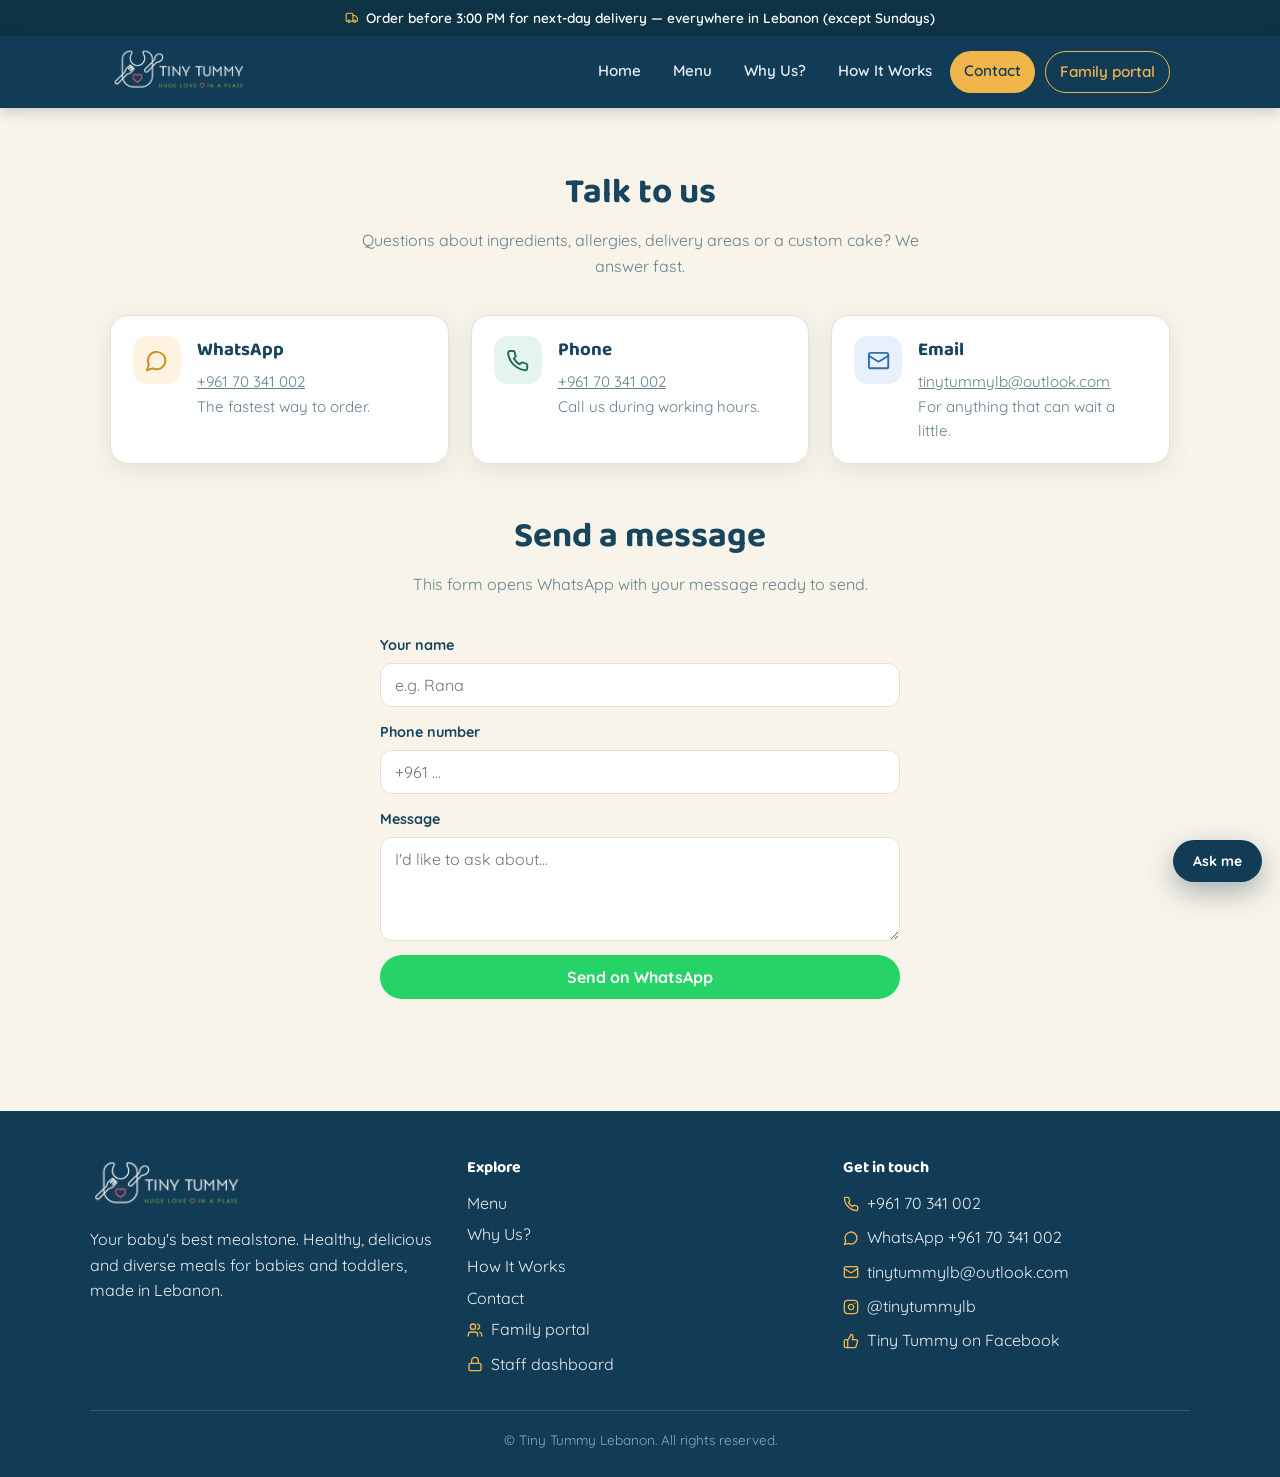
<file: contact.html>
<!DOCTYPE html>
<html lang="en">
<head>
  <meta charset="UTF-8">
  <meta name="viewport" content="width=device-width, initial-scale=1.0">
  <title>Contact — Tiny Tummy</title>
  <meta name="description" content="Contact Tiny Tummy Lebanon: phone, WhatsApp, email, Instagram and Facebook.">
  <link rel="preconnect" href="https://fonts.googleapis.com">
  <link href="https://fonts.googleapis.com/css2?family=Baloo+2:wght@600;700&family=Quicksand:wght@500;600;700&display=swap" rel="stylesheet">
  <link rel="stylesheet" href="css/style.css">
  <link rel="icon" type="image/png" href="images/tt-logo-mark.png">
</head>
<body>

<div class="bar">🚚 Order before 3:00 PM for next-day delivery — everywhere in Lebanon (except Sundays)</div>

<header class="site">
  <div class="nav">
    <a class="logo" href="index.html" aria-label="Tiny Tummy — home"><img src="images/tt-logo.png" alt="Tiny Tummy — huge love in a plate" width="169" height="59"></a>
    <button class="nav-toggle" onclick="ttNavToggle()" aria-label="Menu">☰</button>
    <nav class="links">
      <a href="index.html">Home</a>
      <a href="products.html">Menu</a>
      <a href="why-us.html">Why Us?</a>
      <a href="how-it-works.html">How It Works</a>
      <a href="contact.html" class="active">Contact</a>
      <a href="portal.html" class="nav-portal">Family portal</a>
    </nav>
  </div>
</header>

<section class="block">
  <div class="wrap">
    <div class="section-head">
      <h2>Talk to us</h2>
      <p>Questions about ingredients, allergies, delivery areas or a custom cake? We answer fast.</p>
    </div>

    <div class="grid cols-3" style="margin-bottom:44px">
      <div class="feature">
        <div class="icon">💬</div>
        <div>
          <h3>WhatsApp</h3>
          <p><a href="https://wa.me/96170341002" target="_blank" rel="noopener">+961 70 341 002</a><br>The fastest way to order.</p>
        </div>
      </div>
      <div class="feature">
        <div class="icon">📞</div>
        <div>
          <h3>Phone</h3>
          <p><a href="tel:+96170341002">+961 70 341 002</a><br>Call us during working hours.</p>
        </div>
      </div>
      <div class="feature">
        <div class="icon">✉️</div>
        <div>
          <h3>Email</h3>
          <p><a href="mailto:tinytummylb@outlook.com">tinytummylb@outlook.com</a><br>For anything that can wait a little.</p>
        </div>
      </div>
    </div>

    <div class="section-head">
      <h2>Send a message</h2>
      <p>This form opens WhatsApp with your message ready to send.</p>
    </div>
    <form class="form" style="margin:0 auto" onsubmit="return ttSendForm(this)">
      <label>Your name
        <input name="name" required placeholder="e.g. Rana">
      </label>
      <label>Phone number
        <input name="phone" type="tel" placeholder="+961 ...">
      </label>
      <label>Message
        <textarea name="msg" rows="4" required placeholder="I'd like to ask about..."></textarea>
      </label>
      <button class="btn btn-wa" type="submit">Send on WhatsApp</button>
    </form>
  </div>
</section>

<footer class="site">
  <div class="foot">
    <div>
      <img class="foot-logo" src="images/tt-logo.png" alt="Tiny Tummy — huge love in a plate" width="169" height="59">
      <p>Your baby's best mealstone. Healthy, delicious and diverse meals for babies and toddlers, made in Lebanon.</p>
    </div>
    <div>
      <h4>Explore</h4>
      <ul>
        <li><a href="products.html">Menu</a></li>
        <li><a href="why-us.html">Why Us?</a></li>
        <li><a href="how-it-works.html">How It Works</a></li>
        <li><a href="contact.html">Contact</a></li>
        <li><a href="portal.html">👨‍👩‍👧 Family portal</a></li>
        <li><a href="dashboard.html">🔐 Staff dashboard</a></li>
      </ul>
    </div>
    <div>
      <h4>Get in touch</h4>
      <ul>
        <li><a href="tel:+96170341002">📞 +961 70 341 002</a></li>
        <li><a href="https://wa.me/96170341002" target="_blank" rel="noopener">💬 WhatsApp +961 70 341 002</a></li>
        <li><a href="mailto:tinytummylb@outlook.com">✉️ tinytummylb@outlook.com</a></li>
        <li><a href="https://www.instagram.com/tinytummylb/" target="_blank" rel="noopener">📷 @tinytummylb</a></li>
        <li><a href="https://www.facebook.com/tinytummylb/" target="_blank" rel="noopener">👍 Tiny Tummy on Facebook</a></li>
      </ul>
    </div>
  </div>
  <div class="copyright">© Tiny Tummy Lebanon. All rights reserved.</div>
</footer>

<script src="js/products-data.js"></script>
<script src="js/icons.js"></script>
<script src="js/site.js"></script>
<script>
  function ttSendForm(f) {
    var text = 'Hello Tiny Tummy! I am ' + f.name.value +
      (f.phone.value ? ' (' + f.phone.value + ')' : '') + '. ' + f.msg.value;
    window.open('https://wa.me/96170341002?text=' + encodeURIComponent(text), '_blank');
    return false;
  }
</script>
<script src="js/help.js"></script>
</body>
</html>
</file>
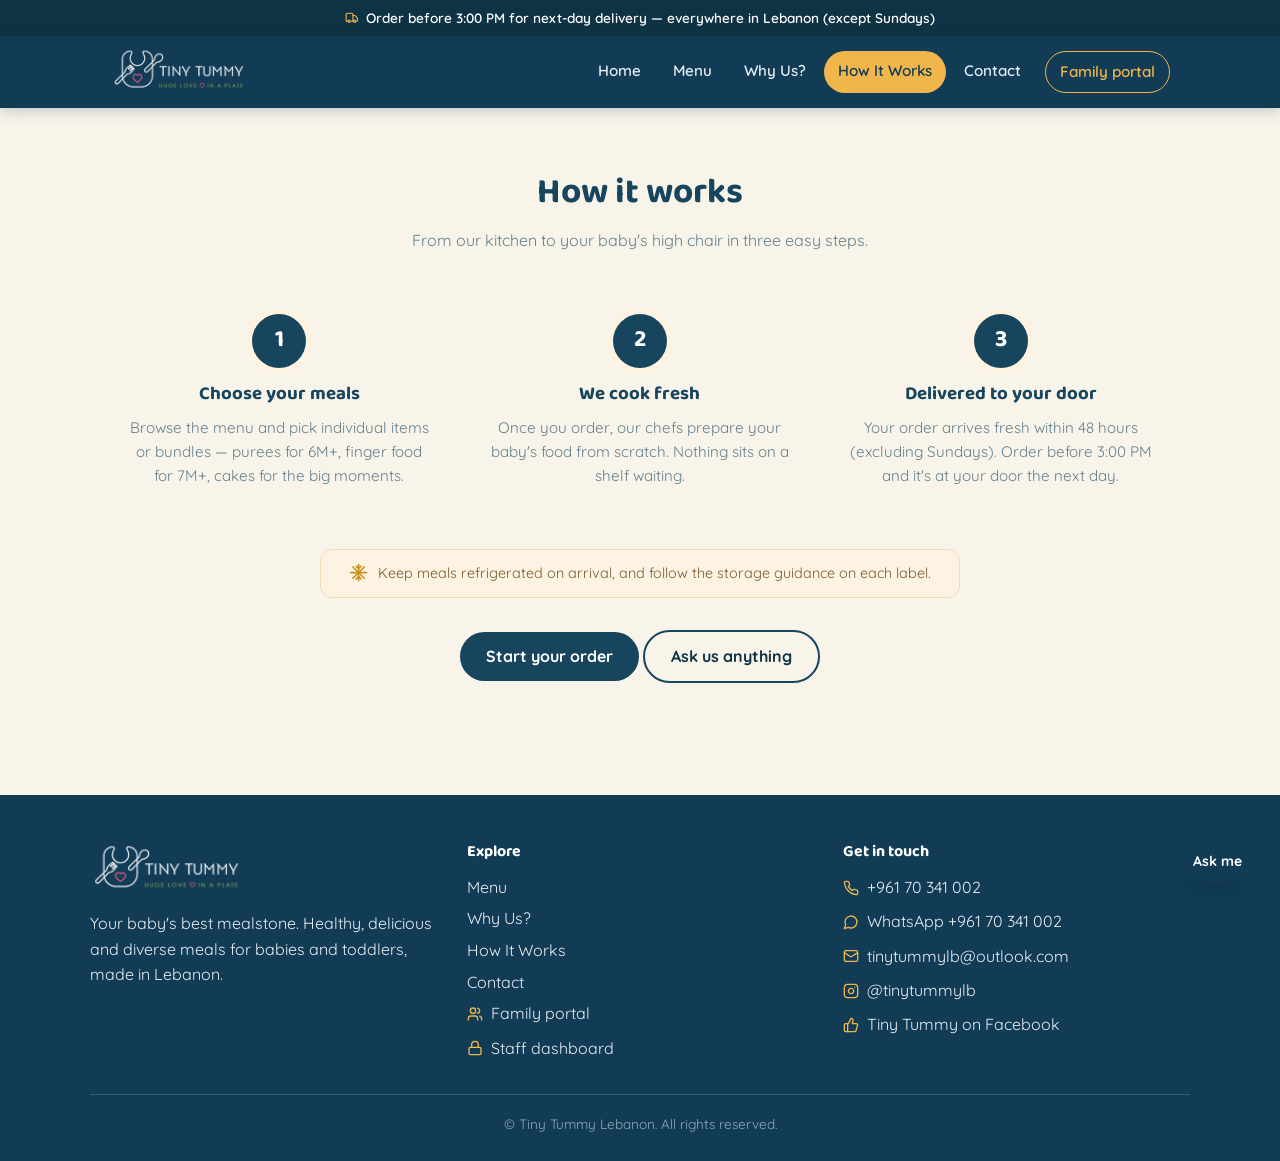
<file: how-it-works.html>
<!DOCTYPE html>
<html lang="en">
<head>
  <meta charset="UTF-8">
  <meta name="viewport" content="width=device-width, initial-scale=1.0">
  <title>How It Works — Tiny Tummy</title>
  <meta name="description" content="How Tiny Tummy works: pick your meals, we cook them fresh, and deliver to your door within 48 hours anywhere in Lebanon.">
  <link rel="preconnect" href="https://fonts.googleapis.com">
  <link href="https://fonts.googleapis.com/css2?family=Baloo+2:wght@600;700&family=Quicksand:wght@500;600;700&display=swap" rel="stylesheet">
  <link rel="stylesheet" href="css/style.css">
  <link rel="icon" type="image/png" href="images/tt-logo-mark.png">
</head>
<body>

<div class="bar">🚚 Order before 3:00 PM for next-day delivery — everywhere in Lebanon (except Sundays)</div>

<header class="site">
  <div class="nav">
    <a class="logo" href="index.html" aria-label="Tiny Tummy — home"><img src="images/tt-logo.png" alt="Tiny Tummy — huge love in a plate" width="169" height="59"></a>
    <button class="nav-toggle" onclick="ttNavToggle()" aria-label="Menu">☰</button>
    <nav class="links">
      <a href="index.html">Home</a>
      <a href="products.html">Menu</a>
      <a href="why-us.html">Why Us?</a>
      <a href="how-it-works.html" class="active">How It Works</a>
      <a href="contact.html">Contact</a>
      <a href="portal.html" class="nav-portal">Family portal</a>
    </nav>
  </div>
</header>

<section class="block">
  <div class="wrap">
    <div class="section-head">
      <h2>How it works</h2>
      <p>From our kitchen to your baby's high chair in three easy steps.</p>
    </div>

    <div class="grid cols-3">
      <div class="step">
        <div class="num">1</div>
        <h3>Choose your meals</h3>
        <p>Browse the menu and pick individual items or bundles — purees for 6M+, finger food for 7M+, cakes for the big moments.</p>
      </div>
      <div class="step">
        <div class="num">2</div>
        <h3>We cook fresh</h3>
        <p>Once you order, our chefs prepare your baby's food from scratch. Nothing sits on a shelf waiting.</p>
      </div>
      <div class="step">
        <div class="num">3</div>
        <h3>Delivered to your door</h3>
        <p>Your order arrives fresh within 48 hours (excluding Sundays). Order before 3:00 PM and it's at your door the next day.</p>
      </div>
    </div>

    <div class="note" style="max-width:640px;margin:36px auto 0;text-align:center">
      🧊 Keep meals refrigerated on arrival, and follow the storage guidance on each label.
    </div>

    <p style="text-align:center;margin-top:32px">
      <a class="btn btn-primary" href="products.html">Start your order</a>
      <a class="btn btn-outline" href="contact.html">Ask us anything</a>
    </p>
  </div>
</section>

<footer class="site">
  <div class="foot">
    <div>
      <img class="foot-logo" src="images/tt-logo.png" alt="Tiny Tummy — huge love in a plate" width="169" height="59">
      <p>Your baby's best mealstone. Healthy, delicious and diverse meals for babies and toddlers, made in Lebanon.</p>
    </div>
    <div>
      <h4>Explore</h4>
      <ul>
        <li><a href="products.html">Menu</a></li>
        <li><a href="why-us.html">Why Us?</a></li>
        <li><a href="how-it-works.html">How It Works</a></li>
        <li><a href="contact.html">Contact</a></li>
        <li><a href="portal.html">👨‍👩‍👧 Family portal</a></li>
        <li><a href="dashboard.html">🔐 Staff dashboard</a></li>
      </ul>
    </div>
    <div>
      <h4>Get in touch</h4>
      <ul>
        <li><a href="tel:+96170341002">📞 +961 70 341 002</a></li>
        <li><a href="https://wa.me/96170341002" target="_blank" rel="noopener">💬 WhatsApp +961 70 341 002</a></li>
        <li><a href="mailto:tinytummylb@outlook.com">✉️ tinytummylb@outlook.com</a></li>
        <li><a href="https://www.instagram.com/tinytummylb/" target="_blank" rel="noopener">📷 @tinytummylb</a></li>
        <li><a href="https://www.facebook.com/tinytummylb/" target="_blank" rel="noopener">👍 Tiny Tummy on Facebook</a></li>
      </ul>
    </div>
  </div>
  <div class="copyright">© Tiny Tummy Lebanon. All rights reserved.</div>
</footer>

<script src="js/products-data.js"></script>
<script src="js/icons.js"></script>
<script src="js/site.js"></script>
<script src="js/help.js"></script>
</body>
</html>
</file>
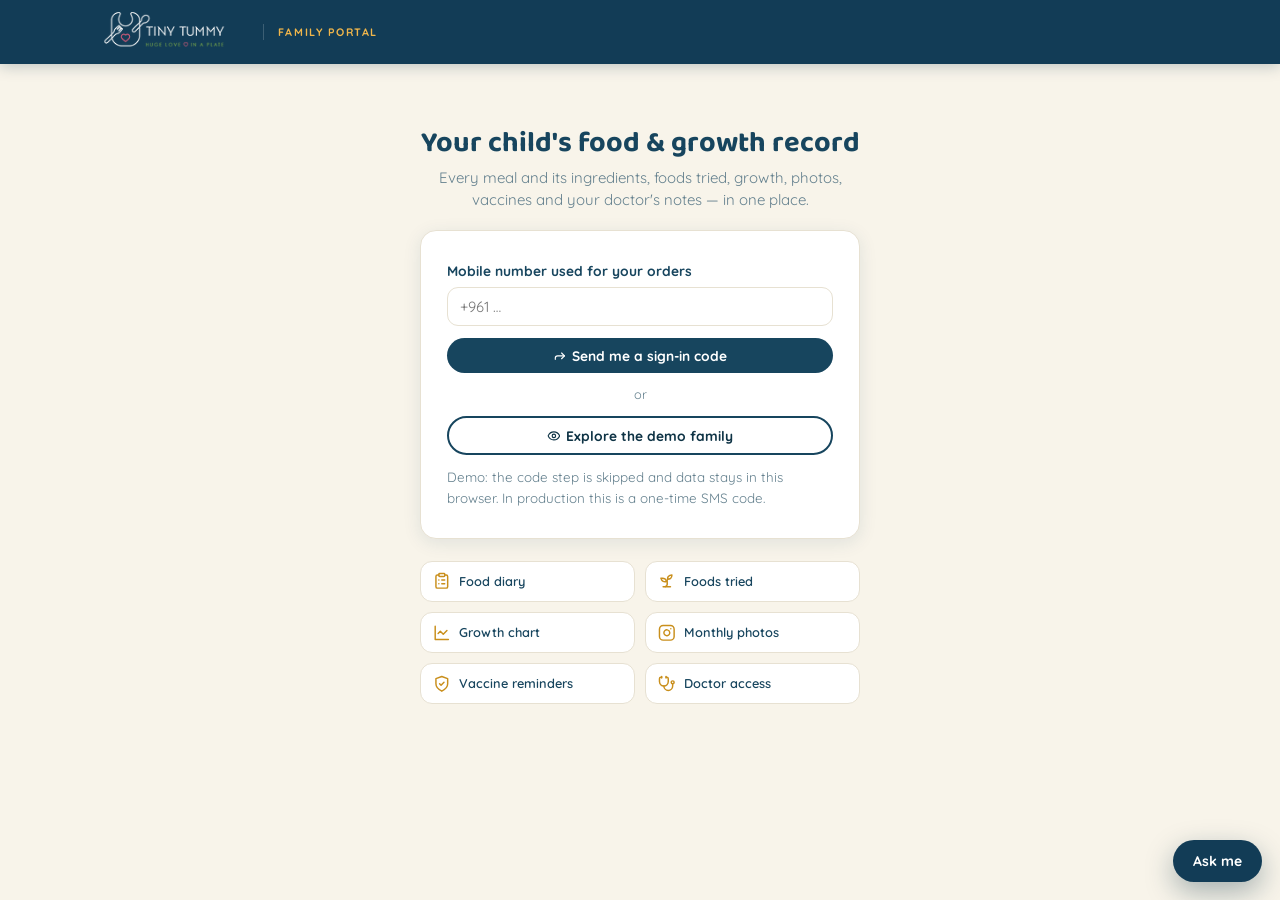
<file: portal.html>
<!DOCTYPE html>
<html lang="en">
<head>
<meta charset="UTF-8">
<meta name="viewport" content="width=device-width, initial-scale=1.0">
<title>Family Portal — Tiny Tummy</title>
<meta name="description" content="Your child's Tiny Tummy food and growth record: every meal and its ingredients, foods tried, growth, photos, vaccines and doctor notes.">
<meta name="robots" content="noindex">
<link rel="preconnect" href="https://fonts.googleapis.com">
<link href="https://fonts.googleapis.com/css2?family=Baloo+2:wght@600;700&family=Quicksand:wght@500;600;700&display=swap" rel="stylesheet">
<link rel="icon" type="image/png" href="images/tt-logo-mark.png">
<style>
:root {
  --brand:#123c56; --navy:#17455e; --navy-d:#0e3345; --cream:#f8f4ea; --paper:#fff; --ink:#17455e; --soft:#64808e;
  --gold:#f0b64b; --gold-d:#c98f1c; --pea:#2e8770; --pea-d:#226a58; --berry:#d95d76; --sky:#2f6fb0; --plum:#7a4aa8;
  --line:#e7e1d2; --bad:#b23a48; --ok:#226a58; --radius:16px; --shadow:0 4px 18px rgba(23,69,94,.10);
}
* { margin:0; padding:0; box-sizing:border-box; }
html, body { overflow-x:hidden; }
body { font-family:'Quicksand','Segoe UI',system-ui,sans-serif; background:var(--cream); color:var(--ink); line-height:1.5; font-size:15px; }
h1,h2,h3,h4 { font-family:'Baloo 2','Quicksand',sans-serif; line-height:1.2; }
a { color:inherit; }
button { font-family:inherit; cursor:pointer; }
input,select,textarea { font-family:inherit; font-size:.92rem; padding:9px 12px; border-radius:11px; border:1.5px solid var(--line); background:var(--paper); color:var(--ink); width:100%; }
input:focus,select:focus,textarea:focus { outline:2px solid var(--navy); border-color:var(--navy); }
.i { width:1em; height:1em; fill:none; stroke:currentColor; stroke-width:2; stroke-linecap:round; stroke-linejoin:round; vertical-align:-.14em; flex-shrink:0; }

/* header */
.top { background:var(--brand); color:#e2ebf0; position:sticky; top:0; z-index:40; box-shadow:0 2px 14px rgba(14,51,69,.25); }
.top-in { max-width:1120px; margin:0 auto; padding:6px 20px; display:flex; align-items:center; gap:14px; }
.top img.logo { height:52px; width:auto; display:block; }
.top .tag { font-size:.68rem; font-weight:700; letter-spacing:.14em; text-transform:uppercase; color:var(--gold); border-left:1px solid rgba(255,255,255,.18); padding-left:14px; }
.top .sp { flex:1; }
.top .who { font-size:.84rem; font-weight:600; display:flex; align-items:center; gap:10px; }
.top .who button { background:rgba(255,255,255,.1); color:#fff; border:none; border-radius:999px; padding:7px 14px; font-weight:700; font-size:.8rem; display:inline-flex; align-items:center; gap:6px; }
.top .who button:hover { background:rgba(255,255,255,.18); }
@media (max-width:640px){ .top .tag, .top .who span.nm { display:none; } .top img.logo { height:44px; } }

.wrap { max-width:1120px; margin:0 auto; padding:22px 20px 70px; }
.btn { display:inline-flex; align-items:center; justify-content:center; gap:6px; text-decoration:none; font-weight:700; border-radius:999px; padding:9px 18px; border:none; font-size:.86rem; transition:transform .12s, box-shadow .12s; white-space:nowrap; }
.btn:hover { transform:translateY(-1px); box-shadow:var(--shadow); }
.btn.p { background:var(--navy); color:#fff; } .btn.o { background:transparent; color:var(--navy-d); border:2px solid var(--navy); }
.btn.g { background:var(--pea); color:#fff; } .btn.w { background:#25d366; color:#fff; } .btn.gold { background:var(--gold); color:var(--brand); }
.btn.s { padding:6px 12px; font-size:.78rem; }
.muted { color:var(--soft); font-size:.84rem; }
.panel { background:var(--paper); border:1px solid var(--line); border-radius:var(--radius); box-shadow:var(--shadow); padding:18px; margin-bottom:16px; }
.ph { display:flex; justify-content:space-between; align-items:center; gap:10px; flex-wrap:wrap; margin-bottom:12px; }
.ph h3 { display:flex; align-items:center; gap:8px; font-size:1.08rem; }
.ph h3 .i { color:var(--gold-d); }
.chip { display:inline-flex; align-items:center; gap:4px; font-size:.72rem; font-weight:700; border-radius:999px; padding:3px 10px; white-space:nowrap; }
.chip.ok { background:#e6f4ef; color:var(--ok); } .chip.warn { background:#fdf3e3; color:#a3720d; } .chip.bad { background:#fde7e7; color:var(--bad); }
.chip.info { background:#e8f0fb; color:var(--sky); } .chip.plum { background:#f0e7fa; color:var(--plum); } .chip.grey { background:#eef1f3; color:var(--soft); }

/* sign in */
.signin { max-width:440px; margin:40px auto; text-align:center; }
.signin .panel { padding:30px 26px; text-align:left; }
.signin h1 { font-size:1.8rem; margin-bottom:6px; text-align:center; }
.signin p.lead { color:var(--soft); text-align:center; margin-bottom:18px; }
.signin label { display:grid; gap:6px; font-weight:700; font-size:.86rem; margin-bottom:12px; }
.signin .or { text-align:center; color:var(--soft); font-size:.8rem; margin:12px 0; }
.feat { display:grid; grid-template-columns:repeat(auto-fit,minmax(150px,1fr)); gap:10px; margin-top:22px; text-align:left; }
.feat div { background:var(--paper); border:1px solid var(--line); border-radius:12px; padding:10px 12px; font-size:.8rem; font-weight:600; display:flex; gap:8px; align-items:center; }
.feat .i { color:var(--gold-d); font-size:1.1rem; }

/* child switcher */
.kids { display:flex; gap:8px; flex-wrap:wrap; margin-bottom:14px; align-items:center; }
.kid { display:flex; align-items:center; gap:9px; background:var(--paper); border:1.5px solid var(--line); border-radius:999px; padding:5px 14px 5px 5px; font-weight:700; font-size:.88rem; color:var(--ink); }
.kid.on { border-color:var(--gold); box-shadow:0 0 0 3px rgba(240,182,75,.25); }
.kid small { color:var(--soft); font-weight:600; font-size:.74rem; }
.av { width:34px; height:34px; border-radius:50%; display:grid; place-items:center; font-weight:700; font-size:.8rem; background:#e8f0fb; color:var(--sky); overflow:hidden; flex-shrink:0; font-family:'Baloo 2'; }
.av.girl { background:#fde8ee; color:var(--berry); } .av.boy { background:#e8f0fb; color:var(--sky); }
.av img { width:100%; height:100%; object-fit:cover; }
.kid.add { padding:7px 14px; border-style:dashed; color:var(--soft); }

/* hero */
.hero { display:grid; grid-template-columns:auto 1fr auto; gap:20px; align-items:center; background:linear-gradient(135deg,#fffaf0 0%,#fff 60%,#eef4f6 100%); border:1px solid var(--line); border-radius:20px; padding:20px 22px; box-shadow:var(--shadow); margin-bottom:16px; }
.hero .av { width:84px; height:84px; font-size:1.7rem; box-shadow:0 0 0 4px #fff, 0 0 0 6px var(--line); }
.hero h1 { font-size:1.9rem; }
.hero .age { font-size:1.02rem; font-weight:700; color:var(--pea-d); }
.hero .meta { display:flex; flex-wrap:wrap; gap:6px 14px; margin-top:6px; font-size:.82rem; color:var(--soft); font-weight:600; }
.hero .meta span { display:inline-flex; align-items:center; gap:5px; }
.hero .acts { display:flex; flex-direction:column; gap:8px; align-items:stretch; }
@media (max-width:760px){ .hero { grid-template-columns:auto 1fr; } .hero .acts { grid-column:1/-1; flex-direction:row; flex-wrap:wrap; } .hero .av { width:64px; height:64px; } .hero h1 { font-size:1.5rem; } }

/* banners */
.banner { display:flex; gap:16px; align-items:center; border-radius:18px; padding:18px 20px; margin-bottom:14px; position:relative; overflow:hidden; }
.banner .bi { width:56px; height:56px; border-radius:16px; display:grid; place-items:center; font-size:1.7rem; flex-shrink:0; }
.banner h3 { font-size:1.2rem; margin-bottom:2px; }
.banner p { font-size:.9rem; }
.banner.mile { background:linear-gradient(120deg,#e6f4ef,#f6fbf8 60%,#fff8e7); border:1px solid #bfe0d4; }
.banner.mile .bi { background:var(--pea); color:#fff; }
.banner.bday { background:linear-gradient(120deg,#fde8ee,#fff4f6 55%,#fff6dd); border:1px solid #f6c6d2; }
.banner.bday .bi { background:var(--berry); color:#fff; }
.banner.rem { background:#fff8e6; border:1px solid #f3dca6; padding:12px 16px; }
.banner.rem .bi { width:40px; height:40px; font-size:1.2rem; background:var(--gold); color:var(--brand); border-radius:12px; }
.banner.drv { background:#eef4fb; border:1px solid #c9dcf0; padding:12px 16px; }
.banner.drv .bi { width:40px; height:40px; font-size:1.2rem; background:var(--sky); color:#fff; border-radius:12px; }
.conf { position:absolute; right:-10px; top:-10px; width:160px; height:120px; opacity:.5; pointer-events:none; }

/* tabs */
.tabs { display:flex; gap:3px; background:#ece6d6; border-radius:999px; padding:4px; margin-bottom:16px; overflow-x:auto; scrollbar-width:none; }
.tabs::-webkit-scrollbar { display:none; }
.tabs button { border:none; background:transparent; color:var(--soft); font-weight:700; font-size:.86rem; padding:8px 15px; border-radius:999px; display:flex; align-items:center; gap:6px; white-space:nowrap; }
.tabs button.on { background:var(--paper); color:var(--ink); box-shadow:0 2px 8px rgba(23,69,94,.14); }
.tabs button .n { background:var(--cream); border-radius:999px; padding:0 7px; font-size:.7rem; }

/* kpis */
.kpis { display:grid; grid-template-columns:repeat(auto-fit,minmax(170px,1fr)); gap:12px; margin-bottom:16px; }
.kpi { display:flex; gap:12px; align-items:center; background:var(--paper); border:1px solid var(--line); border-top:4px solid var(--sc); border-radius:14px; padding:12px 14px; box-shadow:var(--shadow); }
.kpi .oi { width:40px; height:40px; border-radius:11px; display:grid; place-items:center; color:var(--sc); background:color-mix(in srgb, var(--sc) 12%, #fff); font-size:1.2rem; flex-shrink:0; }
.kpi b { display:block; font-family:'Baloo 2'; font-size:1.35rem; line-height:1.1; }
.kpi small { font-size:.68rem; font-weight:700; color:var(--soft); text-transform:uppercase; letter-spacing:.05em; }
@media (max-width:640px){ .kpis { grid-template-columns:repeat(2,1fr); gap:8px; } .kpi { padding:9px 10px; gap:8px; } .kpi .oi { width:32px; height:32px; font-size:1rem; } .kpi b { font-size:1.1rem; } .kpi small { font-size:.58rem; } }
.g2 { display:grid; grid-template-columns:1fr 1fr; gap:16px; } .g2 > * { min-width:0; }
@media (max-width:860px){ .g2 { grid-template-columns:1fr; } }

/* stage card */
.stage { display:grid; gap:10px; }
.stage .now { font-size:.92rem; }
.stage .next { display:flex; align-items:center; gap:8px; font-size:.82rem; font-weight:700; color:var(--plum); background:#f6f0fc; border-radius:10px; padding:8px 12px; }
.sugg { display:grid; gap:8px; }
.sugg a { display:flex; align-items:center; gap:10px; text-decoration:none; border:1px solid var(--line); border-radius:12px; padding:8px 12px; transition:border-color .12s; }
.sugg a:hover { border-color:var(--gold); }
.sugg .si { width:34px; height:34px; border-radius:10px; background:var(--cream); color:var(--pea-d); display:grid; place-items:center; flex-shrink:0; }
.sugg b { font-size:.88rem; } .sugg small { display:block; color:var(--soft); font-size:.74rem; }
.sugg .go { margin-left:auto; color:#25a35a; font-size:.78rem; font-weight:700; display:flex; align-items:center; gap:4px; }

/* diary */
.month { font-family:'Baloo 2'; font-size:1rem; color:var(--soft); margin:16px 0 8px; display:flex; align-items:center; gap:10px; }
.month::after { content:''; flex:1; height:1px; background:var(--line); }
.meal { background:var(--paper); border:1px solid var(--line); border-left:4px solid var(--sc,#2e8770); border-radius:14px; margin-bottom:10px; box-shadow:0 1px 4px rgba(23,69,94,.06); }
.meal > summary { list-style:none; cursor:pointer; display:flex; align-items:center; gap:12px; padding:12px 14px; flex-wrap:wrap; }
.meal > summary::-webkit-details-marker { display:none; }
.meal .md { width:46px; text-align:center; flex-shrink:0; }
.meal .md b { display:block; font-family:'Baloo 2'; font-size:1.3rem; line-height:1; }
.meal .md small { font-size:.68rem; font-weight:700; color:var(--soft); text-transform:uppercase; }
.meal .mt { flex:1; min-width:180px; }
.meal .mt b { font-size:.94rem; } .meal .mt small { display:block; color:var(--soft); font-size:.76rem; }
.meal .chev { color:var(--soft); transition:transform .15s; display:flex; }
.meal[open] .chev { transform:rotate(90deg); }
.meal .body { padding:0 14px 14px; border-top:1px solid var(--line); }
.ing { width:100%; border-collapse:collapse; font-size:.84rem; margin-top:10px; }
.ing th { text-align:left; font-size:.68rem; color:var(--soft); text-transform:uppercase; letter-spacing:.05em; padding:6px 8px; border-bottom:1px solid var(--line); }
.ing td { padding:7px 8px; border-bottom:1px solid #f1ece0; vertical-align:middle; }
.ing td.num, .ing th.num { text-align:right; font-variant-numeric:tabular-nums; }
.ing tr.prod td { background:#faf7ef; font-weight:700; }
.ing tr.alg td { background:#fdecee; }
.alert { display:flex; gap:10px; align-items:flex-start; background:#fde7e7; border:1px solid #f1c4c9; color:#7d2230; border-radius:12px; padding:10px 12px; font-size:.84rem; margin-top:10px; }
.alert .i { font-size:1.1rem; margin-top:1px; }

/* foods tried */
.foods { display:grid; grid-template-columns:repeat(auto-fill,minmax(190px,1fr)); gap:10px; }
.food { background:var(--paper); border:1px solid var(--line); border-radius:14px; padding:12px; display:flex; gap:10px; align-items:center; }
.food .fi { width:40px; height:40px; border-radius:12px; display:grid; place-items:center; background:#e6f4ef; color:var(--pea-d); font-size:1.15rem; flex-shrink:0; }
.food.alg { border-color:#f1c4c9; background:#fff7f8; } .food.alg .fi { background:#fde7e7; color:var(--bad); }
.food b { font-size:.9rem; display:block; } .food small { font-size:.74rem; color:var(--soft); display:block; }
.food .new { margin-left:auto; }

/* growth */
.gchart { width:100%; height:auto; display:block; }
.gform { display:grid; grid-template-columns:repeat(3,1fr) auto; gap:8px; align-items:end; }
.gform label { font-size:.74rem; font-weight:700; color:var(--soft); display:grid; gap:4px; }
@media (max-width:640px){ .gform { grid-template-columns:1fr 1fr; } }
table.t { width:100%; border-collapse:collapse; font-size:.86rem; }
table.t th { text-align:left; font-size:.68rem; color:var(--soft); text-transform:uppercase; letter-spacing:.05em; padding:7px 8px; border-bottom:1px solid var(--line); }
table.t td { padding:8px; border-bottom:1px solid #f1ece0; }
table.t td.num, table.t th.num { text-align:right; font-variant-numeric:tabular-nums; }
.ib { width:30px; height:30px; border-radius:50%; border:1.5px solid var(--line); background:var(--paper); display:inline-grid; place-items:center; color:var(--soft); }
.ib:hover { border-color:var(--bad); color:var(--bad); }

/* photos */
.album { display:grid; grid-template-columns:repeat(auto-fill,minmax(180px,1fr)); gap:12px; }
.ph-card { background:var(--paper); border:1px solid var(--line); border-radius:14px; overflow:hidden; box-shadow:var(--shadow); position:relative; }
.ph-card img { width:100%; aspect-ratio:1/1; object-fit:cover; display:block; }
.ph-card .cap { padding:8px 10px; font-size:.78rem; }
.ph-card .cap b { display:block; font-size:.82rem; }
.ph-card .del { position:absolute; top:8px; right:8px; background:rgba(255,255,255,.92); }
.upload { border:2px dashed #d8d0bd; border-radius:14px; display:grid; place-items:center; text-align:center; padding:20px; color:var(--soft); font-weight:700; font-size:.84rem; cursor:pointer; background:#fffdf8; min-height:180px; }
.upload:hover { border-color:var(--gold); color:var(--ink); }
.upload .i { font-size:1.8rem; display:block; margin:0 auto 6px; color:var(--gold-d); }

/* health */
.vac { display:flex; align-items:center; gap:12px; padding:10px 4px; border-bottom:1px solid var(--line); }
.vac:last-child { border-bottom:none; }
.vac .vi { width:38px; height:38px; border-radius:11px; display:grid; place-items:center; flex-shrink:0; font-size:1.1rem; }
.vac.given .vi { background:#e6f4ef; color:var(--ok); } .vac.soon .vi { background:#fdf3e3; color:#a3720d; } .vac.over .vi { background:#fde7e7; color:var(--bad); } .vac.plan .vi { background:#e8f0fb; color:var(--sky); }
.vac > div { flex:1; min-width:0; } .vac b { font-size:.9rem; } .vac small { display:block; color:var(--soft); font-size:.76rem; }
.note { border-left:3px solid var(--sky); background:#f6f9fd; border-radius:0 12px 12px 0; padding:10px 14px; margin-bottom:10px; }
.note .nh { display:flex; justify-content:space-between; gap:8px; font-size:.76rem; color:var(--soft); font-weight:700; margin-bottom:3px; }
.note p { font-size:.88rem; }
.frm { display:grid; gap:10px; }
.frm label { display:grid; gap:4px; font-weight:700; font-size:.8rem; }
.frm .row { display:grid; grid-template-columns:1fr 1fr; gap:10px; } .frm .row > * { min-width:0; }
@media (max-width:640px){ .frm .row { grid-template-columns:1fr; } }

/* share */
.share { display:grid; gap:12px; }
.linkbox { display:flex; gap:8px; } .linkbox input { font-family:ui-monospace,monospace; font-size:.78rem; }
.empty { text-align:center; color:var(--soft); padding:26px 10px; font-size:.88rem; }
.empty .i { font-size:2rem; display:block; margin:0 auto 6px; color:#b6c4cb; }

dialog { border:none; border-radius:18px; box-shadow:0 12px 50px rgba(0,0,0,.25); padding:22px; max-width:560px; width:92vw; max-height:88vh; overflow-y:auto; }
dialog::backdrop { background:rgba(14,51,69,.45); }
.dlg-h { display:flex; justify-content:space-between; align-items:center; margin-bottom:12px; }
.toast { position:fixed; bottom:22px; left:50%; transform:translateX(-50%) translateY(20px); background:var(--brand); color:#fff; padding:10px 18px; border-radius:999px; font-weight:700; font-size:.86rem; box-shadow:0 10px 30px rgba(0,0,0,.25); opacity:0; transition:.2s; z-index:99; pointer-events:none; display:flex; gap:8px; align-items:center; }
.toast.on { opacity:1; transform:translateX(-50%) translateY(0); } .toast .i { color:var(--gold); }
.foot { text-align:center; color:var(--soft); font-size:.76rem; margin-top:30px; }

/* ── Child theme: pink for a girl, blue for a boy ── */
body { --acc:#17455e; --acc-d:#0e3345; --acc-soft:#eef4f6; --acc-line:#c9dcf0; transition:background-color .3s; }
body.th-girl { --acc:#d95d76; --acc-d:#b8435c; --acc-soft:#fdeef2; --acc-line:#f6c6d2; background:#fdf6f7; }
body.th-boy  { --acc:#2f6fb0; --acc-d:#22578e; --acc-soft:#eaf2fb; --acc-line:#c9dcf0; background:#f4f8fc; }
body.th-girl .top, body.th-boy .top { box-shadow:0 2px 14px rgba(14,51,69,.25), inset 0 -4px 0 var(--acc); }
.hero { background:linear-gradient(135deg, var(--acc-soft) 0%, #fff 55%, #fffaf0 100%); border-color:var(--acc-line); border-top:5px solid var(--acc); }
.hero .age { color:var(--acc-d); }
.hero .btn.p { background:var(--acc); }
.kid.on { border-color:var(--acc); box-shadow:0 0 0 3px color-mix(in srgb, var(--acc) 25%, transparent); }
.tabs { background:color-mix(in srgb, var(--acc) 12%, #ece6d6); }
.tabs button.on { color:var(--acc-d); box-shadow:0 2px 8px rgba(23,69,94,.14), inset 0 -3px 0 var(--acc); }
.tabs button.on .n { background:var(--acc); color:#fff; }
.ph h3 .i { color:var(--acc); }
.btn.p { background:var(--acc); } .btn.p:hover { background:var(--acc-d); }
.btn.o { color:var(--acc-d); border-color:var(--acc); }
.stage .next { color:var(--acc-d); background:var(--acc-soft); }
.month { color:var(--acc-d); }
.kpi:first-child { --sc:var(--acc) !important; }
.upload .i { color:var(--acc); } .upload:hover { border-color:var(--acc); }
.toast .i { color:var(--gold); }
.foot { color:var(--acc-d); opacity:.75; }
@media (prefers-reduced-motion:reduce){ * { transition:none !important; } }
@media (max-width:640px){
  .wrap { padding:16px 14px 60px; }
  .hero { grid-template-columns:1fr; gap:12px; padding:16px; }
  .hero .av { width:58px; height:58px; font-size:1.3rem; }
  .hero .acts .btn { flex:1; }
  .banner { padding:14px; gap:12px; align-items:flex-start; }
  .banner .bi { width:42px; height:42px; font-size:1.25rem; border-radius:12px; }
  .banner h3 { font-size:1.05rem; } .banner p { font-size:.86rem; }
  .conf { opacity:.25; width:110px; }
  .kid { font-size:.82rem; } .kid small { display:none; }
}
</style>
</head>
<body>
<header class="top"><div class="top-in">
  <a href="index.html"><img class="logo" src="images/tt-logo.png" alt="Tiny Tummy — huge love in a plate" width="169" height="59"></a>
  <span class="tag" id="toptag">Family Portal</span>
  <span class="sp"></span>
  <span class="who" id="who"></span>
</div></header>
<main class="wrap" id="app"></main>
<dialog id="dlg"></dialog>
<div class="toast" id="toast"></div>

<script src="js/portal-seed.js"></script>
<script src="js/icons.js"></script>
<script>
'use strict';
/* ═══════════════════════════════════════════════════════════════════════
   Tiny Tummy Family Portal — a "carnet de santé" for every child.
   Same storage as the operations dashboard (ttops_*), so orders, recipes
   and ingredients are the real ones. Demo: saved in this browser.
   Production: Supabase Auth (phone OTP) + RLS per family; doctor links
   are signed, expiring tokens scoped to one child.
   ═══════════════════════════════════════════════════════════════════════ */
var ic = function (n) { return window.ttIcon ? window.ttIcon(n) : ''; };
function store(name) {
  var key = 'ttops_' + name;
  return {
    all: function () {
      try { var raw = localStorage.getItem(key); if (raw) return JSON.parse(raw); } catch (e) {}
      return JSON.parse(JSON.stringify(TT_SEED[name] || []));
    },
    save: function (rows) {
      try { localStorage.setItem(key, JSON.stringify(rows)); return true; }
      catch (e) { alert('This browser is out of space for more photos. Delete a few, or connect Supabase storage.'); return false; }
    }
  };
}
function byId(a, id) { for (var i = 0; i < a.length; i++) if (a[i].id === id) return a[i]; return null; }
function uid() { return Math.random().toString(36).slice(2, 10); }
function esc(s) { var d = document.createElement('div'); d.textContent = s == null ? '' : String(s); return d.innerHTML; }
function iso(d) { var z = new Date(d.getTime() - d.getTimezoneOffset() * 60000); return z.toISOString().slice(0, 10); }
function today() { return iso(new Date()); }
function toD(s) { return new Date(s + 'T00:00:00'); }
function daysBetween(a, b) { return Math.round((toD(b) - toD(a)) / 86400000); }
function fmtDate(s, opt) { return toD(s).toLocaleDateString('en-GB', opt || { day: 'numeric', month: 'short', year: 'numeric' }); }
function addMonths(s, m) { var d = toD(s); d.setMonth(d.getMonth() + m); return iso(d); }
function initials(n) { var w = String(n || '').replace(/[^A-Za-z؀-ۿ\s]/g, ' ').split(/\s+/).filter(Boolean); return (w.length ? w.slice(0, 2).map(function (t) { return t[0]; }).join('') : '?').toUpperCase(); }
function toast(msg) { var t = document.getElementById('toast'); t.innerHTML = ic('check') + '<span>' + esc(msg) + '</span>'; t.classList.add('on'); clearTimeout(t._h); t._h = setTimeout(function () { t.classList.remove('on'); }, 2000); }
function showDlg(html) { var d = document.getElementById('dlg'); d.innerHTML = html; if (!d.open) d.showModal(); }
function previewTheme(v) { document.body.classList.toggle('th-girl', v === 'girl'); document.body.classList.toggle('th-boy', v === 'boy'); }
function closeDlg() { document.getElementById('dlg').close(); var c = (typeof S !== 'undefined' && S.children) ? byId(S.children, CHILD) : null; document.body.classList.toggle('th-girl', !!(c && c.sex === 'girl')); document.body.classList.toggle('th-boy', !!(c && c.sex === 'boy')); }

/* ── age ── */
function ageParts(dob, at) {
  var a = toD(dob), b = toD(at || today());
  var m = (b.getFullYear() - a.getFullYear()) * 12 + (b.getMonth() - a.getMonth());
  if (b.getDate() < a.getDate()) m--;
  var anniv = new Date(a); anniv.setMonth(a.getMonth() + m);
  return { months: Math.max(0, m), days: Math.max(0, Math.round((b - anniv) / 86400000)) };
}
function ageText(dob, at) {
  var p = ageParts(dob, at), y = Math.floor(p.months / 12), mo = p.months % 12;
  if (p.months < 1) return p.days + ' day' + (p.days === 1 ? '' : 's');
  if (y < 2) return p.months + ' month' + (p.months === 1 ? '' : 's') + (p.days ? ' ' + p.days + ' day' + (p.days === 1 ? '' : 's') : '');
  return y + ' years' + (mo ? ' ' + mo + ' month' + (mo === 1 ? '' : 's') : '');
}
function ageMonthsAt(dob, at) { var p = ageParts(dob, at); return p.months + p.days / 30.44; }
function isBirthday(dob) { var a = toD(dob), b = new Date(); return a.getMonth() === b.getMonth() && a.getDate() === b.getDate() && b.getFullYear() > a.getFullYear(); }
function nextBirthday(dob) { var a = toD(dob), b = toD(today()), n = new Date(b.getFullYear(), a.getMonth(), a.getDate()); if (n < b) n.setFullYear(n.getFullYear() + 1); return { date: iso(n), inDays: Math.round((n - b) / 86400000), turns: n.getFullYear() - a.getFullYear() }; }

/* ── feeding stages (general guidance; the child's doctor has the last word) ── */
var STAGES = [
  { m: 6, title: 'first tastes', icon: 'bowl', ages: ['6M+'],
    text: 'Time for first foods: smooth, single-vegetable purees — one new taste every 3 days so you can spot any reaction.' },
  { m: 7, title: 'thicker textures', icon: 'sprout', ages: ['6M+', '7M+'],
    text: 'Move on to thicker, mashed textures and mixed vegetables, plus first soft finger foods to practise grabbing.' },
  { m: 9, title: 'soft lumps & finger food', icon: 'utensils', ages: ['7M+'],
    text: 'Soft lumps and small, soft pieces are welcome now — great for chewing skills and the pincer grip.' },
  { m: 12, title: 'the family table', icon: 'heart', ages: ['7M+', '12M+'],
    text: 'Happy first year! Little portions of family-style meals, three meals a day plus healthy snacks.' },
  { m: 18, title: 'self-feeding', icon: 'sparkles', ages: ['7M+', '12M+'],
    text: 'Let them lead: spoon and fork practice, varied colours and textures, and eating together as a family.' },
  { m: 24, title: 'big-kid meals', icon: 'flag', ages: ['12M+', '24M+'],
    text: 'Two years old! Bigger bites, lunchbox-friendly meals and fun energy snacks for busy days.' },
  { m: 36, title: 'little chef', icon: 'chef', ages: ['24M+'],
    text: 'Involve them in choosing and preparing food — curious eaters grow into adventurous ones.' }
];
function stageOf(dob) {
  var m = ageMonthsAt(dob), cur = null, next = null;
  STAGES.forEach(function (s) { if (s.m <= m) cur = s; else if (!next) next = s; });
  return { cur: cur, next: next, reachedOn: cur ? addMonths(dob, cur.m) : null, nextOn: next ? addMonths(dob, next.m) : null };
}

/* ── data helpers ── */
var S = {};
function load() {
  ['ingredients', 'products', 'bom', 'families', 'children', 'portal_history', 'order_child', 'growth', 'vaccines', 'dr_notes', 'photos', 'greetings'].forEach(function (n) { S[n] = store(n).all(); });
  S.orders = (function () { try { var r = localStorage.getItem('ttops_orders'); return r ? JSON.parse(r) : []; } catch (e) { return []; } })();
}
function save(n) { return store(n).save(S[n]); }
function prod(id) { return byId(S.products, id); }
function ingOf(id) { return byId(S.ingredients, id); }
function bomLines(pid) { return S.bom.filter(function (b) { return b.product === pid; }); }
function lineGrams(b, g) {
  var u = b.unit || (g ? g.unit : 'kg'), q = Number(b.qty) || 0;
  if (u === 'kg') return { v: Math.round(q * 1000), u: 'g' };
  if (u === 'L') return { v: Math.round(q * 1000), u: 'ml' };
  return { v: Math.round(q * 100) / 100, u: u };
}
var STATUS_TXT = { 'new': ['Placed', 'grey'], confirmed: ['Confirmed', 'info'], kitchen: ['Being prepared', 'warn'], portioning: ['Being prepared', 'warn'], qc: ['Quality check', 'plum'], dispatch: ['Ready', 'info'], delivering: ['On the way', 'info'], delivered: ['Delivered', 'ok'], cancelled: ['Cancelled', 'grey'] };
function mealsFor(child) {
  var list = S.portal_history.filter(function (h) { return h.child === child.id; }).map(function (h) {
    return { id: h.id, code: h.code, date: h.date, items: h.items, lot: h.lot, status: 'delivered' };
  });
  S.order_child.forEach(function (oc) {
    if (oc.child !== child.id) return;
    var o = byId(S.orders, oc.id); if (!o) return;
    list.push({ id: o.id, code: o.code, date: o.created, items: o.items, lot: o.batch_lot || '', status: o.status, live: true });
  });
  return list.filter(function (m) { return m.status !== 'cancelled'; }).sort(function (a, b) { return a.date < b.date ? 1 : -1; });
}
function allergyHit(child, ingName) {
  var n = String(ingName || '').toLowerCase();
  return (child.allergies || []).filter(function (a) {
    var x = String(a).toLowerCase().trim(); if (!x) return false;
    var stem = x.replace(/s$/, '');
    return n.indexOf(stem) >= 0 || stem.indexOf(n.replace(/s$/, '')) >= 0;
  });
}
function mealAllergens(child, m) {
  var hits = {};
  m.items.forEach(function (it) { bomLines(it.product).forEach(function (b) { var g = ingOf(b.ing); if (g && allergyHit(child, g.name).length) hits[g.name] = 1; }); });
  return Object.keys(hits);
}
function foodsTried(child) {
  var map = {};
  mealsFor(child).slice().reverse().forEach(function (m) {
    if (m.status !== 'delivered' && m.status !== 'delivering') return;
    m.items.forEach(function (it) {
      bomLines(it.product).forEach(function (b) {
        var g = ingOf(b.ing); if (!g) return;
        if (!map[g.id]) map[g.id] = { g: g, first: m.date, last: m.date, times: 0 };
        map[g.id].times += it.qty; map[g.id].last = m.date;
      });
    });
  });
  return Object.keys(map).map(function (k) { return map[k]; }).sort(function (a, b) { return a.first < b.first ? 1 : -1; });
}
var CAT_ICON = { 'Vegetables': 'sprout', 'Fruit': 'cherry', 'Dairy': 'milk', 'Dry goods': 'wheat', 'Bakery': 'wheat', 'Other': 'box' };

/* ── session ── */
var MODE = 'parent', FAMILY = null, CHILD = null, TAB = 'overview', DR = null;
function kidsOf(fid) { return S.children.filter(function (c) { return c.family === fid; }); }
function boot() {
  load();
  var q = new URLSearchParams(location.search), tok = q.get('dr');
  if (tok) {
    var c = S.children.find(function (x) { return x.doctor && x.doctor.token === tok; });
    if (!c) { renderInvalidLink(); return; }
    MODE = 'doctor'; CHILD = c.id; FAMILY = c.family; DR = c.doctor;
    document.getElementById('toptag').textContent = 'Doctor access';
  } else {
    var f = null; try { f = localStorage.getItem('ttportal_family'); } catch (e) {}
    if (!f || !byId(S.families, f)) { renderSignIn(); return; }
    FAMILY = f;
    var kids = kidsOf(f); CHILD = (kids[0] || {}).id || null;
    try { var last = localStorage.getItem('ttportal_child'); if (last && byId(kids, last)) CHILD = last; } catch (e) {}
  }
  render();
}

function renderInvalidLink() {
  document.getElementById('who').innerHTML = '';
  document.getElementById('app').innerHTML = '<div class="signin"><div class="panel"><h1>Link not valid</h1><p class="lead">This doctor link was revoked or has expired. Please ask the family to send a new one from their Tiny Tummy portal.</p>' +
    '<p class="muted" style="text-align:center">Demo note: doctor links currently open in the browser where the family portal was used. With Supabase connected they open on any device.</p></div></div>';
}
function renderSignIn() {
  document.getElementById('who').innerHTML = '';
  document.getElementById('app').innerHTML = '<div class="signin">' +
    '<h1>Your child\'s food &amp; growth record</h1><p class="lead">Every meal and its ingredients, foods tried, growth, photos, vaccines and your doctor\'s notes — in one place.</p>' +
    '<div class="panel"><label>Mobile number used for your orders<input id="si-phone" type="tel" placeholder="+961 …" autocomplete="tel"></label>' +
    '<button class="btn p" style="width:100%" onclick="signIn()">' + ic('forward') + ' Send me a sign-in code</button>' +
    '<div class="or">or</div><button class="btn o" style="width:100%" onclick="signInDemo()">' + ic('eye') + ' Explore the demo family</button>' +
    '<p class="muted" style="margin-top:12px">Demo: the code step is skipped and data stays in this browser. In production this is a one-time SMS code.</p></div>' +
    '<div class="feat"><div>' + ic('clipboard') + 'Food diary</div><div>' + ic('sprout') + 'Foods tried</div><div>' + ic('chart') + 'Growth chart</div><div>' + ic('camera') + 'Monthly photos</div><div>' + ic('shield') + 'Vaccine reminders</div><div>' + ic('steth') + 'Doctor access</div></div></div>';
}
function signIn() {
  var ph = document.getElementById('si-phone').value.replace(/\D/g, '');
  if (ph.length < 7) { alert('Please enter your mobile number.'); return; }
  var f = S.families.find(function (x) { return x.phone.replace(/\D/g, '').slice(-8) === ph.slice(-8); });
  if (!f) {
    f = { id: uid(), parent: 'Tiny Tummy parent', phone: document.getElementById('si-phone').value, email: '', address: '' };
    S.families.push(f); save('families');
  }
  enterFamily(f.id);
}
function signInDemo() { enterFamily('f1'); }
function enterFamily(id) { try { localStorage.setItem('ttportal_family', id); } catch (e) {} boot(); }
function signOut() { try { localStorage.removeItem('ttportal_family'); localStorage.removeItem('ttportal_child'); } catch (e) {} location.href = 'portal.html'; }
function pickChild(id) { CHILD = id; TAB = 'overview'; try { localStorage.setItem('ttportal_child', id); } catch (e) {} render(); window.scrollTo(0, 0); }
function goTab(t) { TAB = t; render(); }

/* ── main render ── */
function render() {
  load();
  var fam = byId(S.families, FAMILY);
  var who = document.getElementById('who');
  if (MODE === 'doctor') who.innerHTML = '<span class="nm">' + ic('steth') + ' ' + esc(DR.name) + '</span>';
  else who.innerHTML = '<span class="nm">' + esc(fam ? fam.parent : '') + '</span><button onclick="signOut()">' + ic('logout') + ' Sign out</button>';
  var kids = kidsOf(FAMILY), c = byId(S.children, CHILD);
  document.body.classList.toggle('th-girl', !!(c && c.sex === 'girl'));
  document.body.classList.toggle('th-boy', !!(c && c.sex === 'boy'));
  var app = document.getElementById('app');
  if (!c) {
    app.innerHTML = '<div class="panel empty">' + ic('family') + 'Add your first child to start their Tiny Tummy record.<br><br><button class="btn p" onclick="editChild()">' + ic('plus') + ' Add a child</button></div>';
    return;
  }
  var h = '';
  if (MODE === 'doctor') {
    h += '<div class="banner drv"><span class="bi">' + ic('steth') + '</span><div><b>Doctor access for ' + esc(c.name) + '</b><p class="muted">Shared by ' + esc(fam ? fam.parent.replace(/\.$/, '') : 'the family') + '. You can read the full record and add notes and vaccines — they appear as reminders for the family.</p></div></div>';
  } else if (kids.length) {
    h += '<div class="kids">' + kids.map(function (k) {
      return '<button class="kid' + (k.id === CHILD ? ' on' : '') + '" onclick="pickChild(\'' + k.id + '\')">' + avatar(k) + '<span>' + esc(k.name) + ' <small>' + esc(ageText(k.dob)) + '</small></span></button>';
    }).join('') + '<button class="kid add" onclick="editChild()">' + ic('plus') + ' Add child</button></div>';
  }
  h += hero(c) + banners(c);
  var tabs = [['overview', 'bars', 'Overview'], ['diary', 'clipboard', 'Food diary', mealsFor(c).length], ['foods', 'sprout', 'Foods tried', foodsTried(c).length],
    ['growth', 'chart', 'Growth'], ['photos', 'camera', 'Photos', S.photos.filter(function (p) { return p.child === c.id; }).length], ['health', 'shield', 'Health']];
  if (MODE === 'parent') tabs.push(['profile', 'user', 'Profile']);
  h += '<div class="tabs">' + tabs.map(function (t) {
    return '<button class="' + (TAB === t[0] ? 'on' : '') + '" onclick="goTab(\'' + t[0] + '\')">' + ic(t[1]) + ' ' + t[2] + (t[3] != null ? ' <span class="n">' + t[3] + '</span>' : '') + '</button>';
  }).join('') + '</div>';
  h += (VIEW[TAB] || VIEW.overview)(c);
  h += '<p class="foot">Tiny Tummy Family Portal · feeding guidance is general — always follow your child\'s doctor.</p>';
  app.innerHTML = h;
}
function avatar(c, cls) {
  return '<span class="av ' + (c.sex || '') + (cls ? ' ' + cls : '') + '">' + (c.avatar ? '<img src="' + c.avatar + '" alt="">' : esc(initials(c.name))) + '</span>';
}
function hero(c) {
  var nb = nextBirthday(c.dob);
  var acts = MODE === 'parent'
    ? '<div class="acts"><button class="btn p" onclick="shareDoctor()">' + ic('steth') + ' Share with doctor</button><a class="btn w" href="' + waOrder('Hello Tiny Tummy! I would like to order for ' + c.name + ' (' + ageText(c.dob) + ').') + '" target="_blank" rel="noopener">' + ic('chat') + ' Order on WhatsApp</a></div>'
    : '';
  return '<div class="hero">' + avatar(c) + '<div><h1>' + esc(c.name) + '</h1><div class="age">' + esc(ageText(c.dob)) + ' old</div>' +
    '<div class="meta"><span>' + ic('cake') + ' Born ' + fmtDate(c.dob) + '</span>' +
    '<span>' + ic('sparkles') + (nb.inDays === 0 ? ' Birthday today!' : ' Turns ' + nb.turns + ' in ' + nb.inDays + ' days') + '</span>' +
    (c.doctor && c.doctor.name ? '<span>' + ic('steth') + ' ' + esc(c.doctor.name) + '</span>' : '') + '</div>' +
    '<div class="meta" style="margin-top:8px">' + ((c.allergies || []).length
      ? c.allergies.map(function (a) { return '<span class="chip bad">' + ic('alert') + ' Allergy: ' + esc(a) + '</span>'; }).join('')
      : '<span class="chip ok">' + ic('checkc') + ' No known allergies</span>') + '</div></div>' + acts + '</div>';
}
function banners(c) {
  var h = '';
  if (isBirthday(c.dob)) {
    var turns = nextBirthday(c.dob).turns;
    h += '<div class="banner bday">' + confetti() + '<span class="bi">' + ic('cake') + '</span><div><h3>Happy birthday, ' + esc(c.name) + '!</h3>' +
      '<p>' + esc(c.name) + ' turns ' + turns + ' today. From all of us at Tiny Tummy: huge love in a plate — and a little cupcake is on its way to celebrate' +
      ((c.allergies || []).length ? ' (made ' + c.allergies.map(function (a) { return esc(a).toLowerCase().replace(/s$/, '') + '-free'; }).join(', ') + ')' : '') + '.</p></div></div>';
  }
  var st = stageOf(c.dob);
  if (st.cur && daysBetween(st.reachedOn, today()) <= 14) {
    h += '<div class="banner mile">' + confetti() + '<span class="bi">' + ic(st.cur.icon) + '</span><div><h3>Bravo! ' + esc(c.name) + ' is ' + (st.cur.m >= 24 ? (st.cur.m / 12) + ' years' : st.cur.m + ' months') + ' old</h3>' +
      '<p>It\'s time for <b>' + st.cur.title + '</b>. ' + st.cur.text + '</p></div></div>';
  }
  vaccinesFor(c).forEach(function (v) {
    if (v.given) return;
    var d = daysBetween(today(), v.due);
    if (d <= 7) h += '<div class="banner rem"><span class="bi">' + ic('alarm') + '</span><div><b>' + (d < 0 ? 'Overdue: ' : 'Reminder: ') + esc(v.name) + '</b>' +
      '<p class="muted">' + (d < 0 ? (-d) + ' days overdue' : d === 0 ? 'Today' : 'In ' + d + ' day' + (d === 1 ? '' : 's')) + ' · ' + fmtDate(v.due) + (v.by ? ' · set by ' + esc(v.by) : '') + '</p></div>' +
      (MODE === 'parent' || MODE === 'doctor' ? '<button class="btn o s" style="margin-left:auto" onclick="vacGiven(\'' + v.id + '\')">' + ic('check') + ' Done</button>' : '') + '</div>';
  });
  return h;
}
function confetti() {
  var dots = ''; var cols = ['#f0b64b', '#d95d76', '#2e8770', '#2f6fb0', '#7a4aa8'];
  for (var i = 0; i < 18; i++) dots += '<circle cx="' + ((i * 37) % 160) + '" cy="' + ((i * 53) % 120) + '" r="' + (2 + i % 3) + '" fill="' + cols[i % 5] + '"/>';
  return '<svg class="conf" viewBox="0 0 160 120" aria-hidden="true">' + dots + '</svg>';
}
function waOrder(msg) { return 'https://wa.me/96170341002?text=' + encodeURIComponent(msg); }
function vaccinesFor(c) { return S.vaccines.filter(function (v) { return v.child === c.id; }).sort(function (a, b) { return a.due < b.due ? -1 : 1; }); }
function growthFor(c) { return S.growth.filter(function (g) { return g.child === c.id; }).sort(function (a, b) { return a.date < b.date ? -1 : 1; }); }

var VIEW = {};
VIEW.overview = function (c) {
  var meals = mealsFor(c), thisMonth = today().slice(0, 7);
  var mm = meals.filter(function (m) { return m.date.slice(0, 7) === thisMonth; }).length;
  var foods = foodsTried(c), gr = growthFor(c), last = gr[gr.length - 1];
  var nextVac = vaccinesFor(c).filter(function (v) { return !v.given; })[0];
  function kpi(icon, v, l, col, tab) { return '<div class="kpi" style="--sc:' + col + ';cursor:pointer" onclick="goTab(\'' + tab + '\')"><span class="oi">' + ic(icon) + '</span><span><b>' + v + '</b><small>' + l + '</small></span></div>'; }
  var h = '<div class="kpis">' +
    kpi('clipboard', mm, 'Meals this month', '#17455e', 'diary') +
    kpi('sprout', foods.length, 'Foods tried', '#2e8770', 'foods') +
    kpi('scale', last ? last.weight + ' kg' : '—', 'Latest weight', '#2f6fb0', 'growth') +
    kpi('ruler', last ? last.height + ' cm' : '—', 'Latest height', '#7a4aa8', 'growth') +
    kpi('alarm', nextVac ? fmtDate(nextVac.due, { day: 'numeric', month: 'short' }) : '—', 'Next reminder', '#c98a1b', 'health') + '</div>';
  var st = stageOf(c.dob);
  var ages = st.cur ? st.cur.ages : ['6M+'];
  var sugg = S.products.filter(function (p) { return ages.indexOf(p.age) >= 0; }).filter(function (p) { return !mealAllergensForProduct(c, p.id).length; }).slice(0, 4);
  h += '<div class="g2"><div class="panel"><div class="ph"><h3>' + ic('target') + ' ' + esc(c.name) + '\'s stage</h3>' + (st.cur ? '<span class="chip ok">' + st.cur.title + '</span>' : '') + '</div><div class="stage">' +
    (st.cur ? '<p class="now">' + st.cur.text + '</p>' : '<p class="now">Before 6 months, breast milk or formula is all ' + esc(c.name) + ' needs. We\'ll tell you when it\'s time for first tastes.</p>') +
    (st.next ? '<div class="next">' + ic('forward') + ' Next: ' + st.next.title + ' at ' + (st.next.m >= 24 ? st.next.m / 12 + ' years' : st.next.m + ' months') + ' — in ' + daysBetween(today(), st.nextOn) + ' days</div>' : '') +
    (st.cur ? '<b style="font-size:.84rem;margin-top:4px">Suggested for this stage</b><div class="sugg">' + sugg.map(function (p) {
      return '<a href="' + waOrder('Hello Tiny Tummy! I would like to order ' + p.name + ' for ' + c.name + '.') + '" target="_blank" rel="noopener"><span class="si">' + ic(p.category === 'purees' ? 'bowl' : p.category === 'cakes' ? 'cake' : 'utensils') + '</span><span><b>' + esc(p.name) + '</b><small>' + esc(p.age) + ' · $' + Number(p.price).toFixed(2) + '</small></span><span class="go">' + ic('chat') + ' Order</span></a>';
    }).join('') + '</div>' : '') + '</div></div>';
  var notes = S.dr_notes.filter(function (n) { return n.child === c.id; }).sort(function (a, b) { return a.date < b.date ? 1 : -1; });
  h += '<div><div class="panel"><div class="ph"><h3>' + ic('steth') + ' Latest from the doctor</h3><button class="btn o s" onclick="goTab(\'health\')">All notes</button></div>' +
    (notes[0] ? noteHtml(notes[0]) : '<div class="empty">' + ic('steth') + 'No notes yet. Share ' + esc(c.name) + '\'s record with your doctor to receive notes here.</div>') + '</div>' +
    '<div class="panel"><div class="ph"><h3>' + ic('clipboard') + ' Last meals</h3><button class="btn o s" onclick="goTab(\'diary\')">Food diary</button></div>' +
    (meals.slice(0, 3).map(function (m) { return mealLine(c, m); }).join('') || '<div class="empty">' + ic('bowl') + 'No meals yet.</div>') + '</div></div></div>';
  return h;
};
function mealAllergensForProduct(c, pid) {
  return bomLines(pid).map(function (b) { return ingOf(b.ing); }).filter(function (g) { return g && allergyHit(c, g.name).length; });
}
function mealLine(c, m) {
  var st = STATUS_TXT[m.status] || ['', 'grey'];
  return '<div style="display:flex;gap:10px;align-items:center;padding:7px 0;border-bottom:1px solid #f1ece0;font-size:.86rem"><b style="min-width:62px">' + fmtDate(m.date, { day: 'numeric', month: 'short' }) + '</b><span style="flex:1">' +
    m.items.map(function (it) { var p = prod(it.product); return it.qty + '× ' + esc(p ? p.name : '?'); }).join(', ') + '</span><span class="chip ' + st[1] + '">' + st[0] + '</span></div>';
}

VIEW.diary = function (c) {
  var meals = mealsFor(c);
  if (!meals.length) return '<div class="panel empty">' + ic('clipboard') + 'No meals yet. Every Tiny Tummy order for ' + esc(c.name) + ' will appear here with its ingredients.</div>';
  var h = '<div class="panel" style="padding-bottom:6px"><div class="ph"><h3>' + ic('clipboard') + ' Food diary</h3><span class="muted">Tap a meal to see exactly what was in it</span></div>', lastMonth = '';
  meals.forEach(function (m) {
    var mon = fmtDate(m.date, { month: 'long', year: 'numeric' });
    if (mon !== lastMonth) { h += '<div class="month">' + mon + '</div>'; lastMonth = mon; }
    var st = STATUS_TXT[m.status] || ['', 'grey'];
    var alg = mealAllergens(c, m);
    var rows = '';
    m.items.forEach(function (it) {
      var p = prod(it.product);
      rows += '<tr class="prod"><td colspan="2">' + esc(p ? p.name : '?') + ' <span class="chip grey">' + esc(p ? p.age : '') + '</span></td><td class="num">' + it.qty + ' portion' + (it.qty === 1 ? '' : 's') + '</td></tr>';
      bomLines(it.product).forEach(function (b) {
        var g = ingOf(b.ing); if (!g) return;
        var q = lineGrams(b, g), hit = allergyHit(c, g.name).length;
        rows += '<tr' + (hit ? ' class="alg"' : '') + '><td>' + ic(CAT_ICON[g.cat] || 'box') + ' ' + esc(g.name) + (hit ? ' <span class="chip bad">' + ic('alert') + ' allergy</span>' : '') + '</td><td class="muted">' + esc(g.cat || '') + '</td><td class="num">' + q.v + ' ' + q.u + ' / portion</td></tr>';
      });
    });
    h += '<details class="meal" style="--sc:' + (alg.length ? '#b23a48' : m.live ? '#c98a1b' : '#2e8770') + '"><summary>' +
      '<span class="md"><b>' + toD(m.date).getDate() + '</b><small>' + fmtDate(m.date, { month: 'short' }) + '</small></span>' +
      '<span class="mt"><b>' + m.items.map(function (it) { var p = prod(it.product); return it.qty + '× ' + esc(p ? p.name : '?'); }).join(', ') + '</b>' +
      '<small>' + esc(m.code) + (m.lot ? ' · batch ' + esc(m.lot) : '') + ' · at ' + esc(ageText(c.dob, m.date)) + '</small></span>' +
      (alg.length ? '<span class="chip bad">' + ic('alert') + ' Contains ' + esc(alg.join(', ')) + '</span>' : '') +
      '<span class="chip ' + st[1] + '">' + st[0] + '</span><span class="chev">' + ic('chev') + '</span></summary>' +
      '<div class="body">' + (alg.length ? '<div class="alert">' + ic('alert') + '<div><b>Contains ' + esc(alg.join(', ')) + '</b>, listed in ' + esc(c.name) + '\'s allergies. Our kitchen sees this alert on every new order.</div></div>' : '') +
      '<table class="ing"><thead><tr><th>Ingredient</th><th>Group</th><th class="num">Amount</th></tr></thead><tbody>' + rows + '</tbody></table>' +
      '<p class="muted" style="margin-top:8px">' + ic('shield') + ' Every ingredient is traced to its supplier lot' + (m.lot ? ' — batch <b>' + esc(m.lot) + '</b>' : '') + '. No added salt, no added sugar, no preservatives.</p></div></details>';
  });
  return h + '</div>';
};

VIEW.foods = function (c) {
  var f = foodsTried(c);
  if (!f.length) return '<div class="panel empty">' + ic('sprout') + 'Foods appear here automatically as ' + esc(c.name) + ' tries them in Tiny Tummy meals.</div>';
  var recent = daysAgoIso(14);
  return '<div class="panel"><div class="ph"><h3>' + ic('sprout') + ' ' + f.length + ' foods tried</h3><span class="muted">Built automatically from every delivered meal</span></div><div class="foods">' +
    f.map(function (x) {
      var hit = allergyHit(c, x.g.name).length;
      return '<div class="food' + (hit ? ' alg' : '') + '"><span class="fi">' + ic(hit ? 'alert' : (CAT_ICON[x.g.cat] || 'box')) + '</span><span><b>' + esc(x.g.name) + '</b><small>First ' + fmtDate(x.first, { day: 'numeric', month: 'short' }) + ' · ' + x.times + ' portion' + (x.times === 1 ? '' : 's') + '</small>' +
        (hit ? '<small style="color:var(--bad);font-weight:700">Listed allergy</small>' : '') + '</span>' + (x.first >= recent ? '<span class="chip warn new">New</span>' : '') + '</div>';
    }).join('') + '</div><p class="muted" style="margin-top:12px">' + ic('bulb') + ' Introduce one new food every 3 days and note any reaction — share this list with your doctor at each visit.</p></div>';
};
function daysAgoIso(n) { var d = new Date(); d.setDate(d.getDate() - n); return iso(d); }

VIEW.growth = function (c) {
  var gr = growthFor(c);
  var h = '<div class="panel"><div class="ph"><h3>' + ic('plus') + ' Add a measurement</h3><span class="muted">Weight and height from home or the clinic</span></div>' +
    '<div class="gform"><label>Date<input id="gm-date" type="date" value="' + today() + '" max="' + today() + '"></label>' +
    '<label>Weight (kg)<input id="gm-w" type="number" step="0.01" min="0" placeholder="e.g. 7.4"></label>' +
    '<label>Height (cm)<input id="gm-h" type="number" step="0.1" min="0" placeholder="e.g. 66.5"></label>' +
    '<button class="btn p" onclick="addGrowth()">' + ic('check') + ' Save</button></div></div>';
  if (!gr.length) return h + '<div class="panel empty">' + ic('chart') + 'Add the first measurement to start the growth chart.</div>';
  h += '<div class="g2"><div class="panel"><div class="ph"><h3>' + ic('scale') + ' Weight</h3><span class="muted">kg by age</span></div>' + lineChart(c, gr, 'weight', '#2f6fb0', 'kg') + '</div>' +
    '<div class="panel"><div class="ph"><h3>' + ic('ruler') + ' Height</h3><span class="muted">cm by age</span></div>' + lineChart(c, gr, 'height', '#7a4aa8', 'cm') + '</div></div>';
  h += '<div class="panel"><div class="ph"><h3>' + ic('clipboard') + ' All measurements</h3></div><div style="overflow-x:auto"><table class="t"><thead><tr><th>Date</th><th>Age</th><th class="num">Weight</th><th class="num">Height</th><th></th></tr></thead><tbody>' +
    gr.slice().reverse().map(function (g) {
      return '<tr><td>' + fmtDate(g.date) + '</td><td>' + esc(ageText(c.dob, g.date)) + '</td><td class="num"><b>' + (g.weight || '—') + '</b> kg</td><td class="num"><b>' + (g.height || '—') + '</b> cm</td>' +
        '<td class="num">' + (MODE === 'parent' ? '<button class="ib" title="Delete" onclick="delGrowth(\'' + g.id + '\')">' + ic('trash') + '</button>' : '') + '</td></tr>';
    }).join('') + '</tbody></table></div><p class="muted" style="margin-top:10px">' + ic('steth') + ' Your doctor compares these with the standard growth curves at each visit.</p></div>';
  return h;
};
function lineChart(c, gr, key, color, unit) {
  var pts = gr.filter(function (g) { return g[key]; }).map(function (g) { return { x: ageMonthsAt(c.dob, g.date), y: Number(g[key]), d: g.date }; });
  if (!pts.length) return '<div class="empty">No data yet.</div>';
  var W = 520, H = 230, L = 40, R = 14, T = 14, B = 30;
  var maxX = Math.max(6, Math.ceil(Math.max.apply(null, pts.map(function (p) { return p.x; })) + 1));
  var ys = pts.map(function (p) { return p.y; }), minY = Math.floor(Math.min.apply(null, ys) * 0.9), maxY = Math.ceil(Math.max.apply(null, ys) * 1.06);
  if (maxY === minY) maxY = minY + 1;
  function X(v) { return L + (W - L - R) * v / maxX; } function Y(v) { return H - B - (H - T - B) * (v - minY) / (maxY - minY); }
  var grid = '', step = maxX > 24 ? 6 : maxX > 12 ? 3 : 1;
  for (var m = 0; m <= maxX; m += step) grid += '<line x1="' + X(m) + '" y1="' + T + '" x2="' + X(m) + '" y2="' + (H - B) + '" stroke="#f1ece0"/><text x="' + X(m) + '" y="' + (H - B + 16) + '" font-size="10" fill="#64808e" text-anchor="middle">' + m + 'm</text>';
  for (var k = 0; k <= 4; k++) { var v = minY + (maxY - minY) * k / 4; grid += '<line x1="' + L + '" y1="' + Y(v) + '" x2="' + (W - R) + '" y2="' + Y(v) + '" stroke="#f1ece0"/><text x="' + (L - 6) + '" y="' + (Y(v) + 3) + '" font-size="10" fill="#64808e" text-anchor="end">' + (Math.round(v * 10) / 10) + '</text>'; }
  var path = pts.map(function (p, i) { return (i ? 'L' : 'M') + X(p.x).toFixed(1) + ' ' + Y(p.y).toFixed(1); }).join(' ');
  var area = path + ' L' + X(pts[pts.length - 1].x).toFixed(1) + ' ' + (H - B) + ' L' + X(pts[0].x).toFixed(1) + ' ' + (H - B) + ' Z';
  var dots = pts.map(function (p) { return '<circle cx="' + X(p.x).toFixed(1) + '" cy="' + Y(p.y).toFixed(1) + '" r="4.5" fill="#fff" stroke="' + color + '" stroke-width="2.5"><title>' + fmtDate(p.d) + ': ' + p.y + ' ' + unit + '</title></circle>'; }).join('');
  var lastP = pts[pts.length - 1];
  return '<svg class="gchart" viewBox="0 0 ' + W + ' ' + H + '" role="img" aria-label="' + key + ' chart">' + grid +
    '<path d="' + area + '" fill="' + color + '" opacity=".08"/><path d="' + path + '" fill="none" stroke="' + color + '" stroke-width="2.5" stroke-linejoin="round"/>' + dots +
    '<text x="' + Math.min(X(lastP.x) + 8, W - R - 40) + '" y="' + (Y(lastP.y) - 9) + '" font-size="12" font-weight="700" fill="' + color + '">' + lastP.y + ' ' + unit + '</text></svg>';
}
function addGrowth() {
  var d = document.getElementById('gm-date').value, w = parseFloat(document.getElementById('gm-w').value), hh = parseFloat(document.getElementById('gm-h').value);
  if (!d || (!w && !hh)) { alert('Enter a date and at least the weight or the height.'); return; }
  if ((w && (w < 1 || w > 40)) || (hh && (hh < 30 || hh > 140))) { alert('Please check the numbers — weight in kg, height in cm.'); return; }
  S.growth.push({ id: uid(), child: CHILD, date: d, weight: w || null, height: hh || null, by: MODE === 'doctor' ? DR.name : 'Parent' });
  save('growth'); render(); toast('Measurement saved');
}
function delGrowth(id) { if (!confirm('Delete this measurement?')) return; S.growth = S.growth.filter(function (g) { return g.id !== id; }); save('growth'); render(); }

VIEW.photos = function (c) {
  var ph = S.photos.filter(function (p) { return p.child === c.id; }).sort(function (a, b) { return a.date < b.date ? 1 : -1; });
  var up = MODE === 'parent' ? '<label class="upload">' + ic('camera') + 'Add this month\'s photo<br><span class="muted" style="font-weight:600">' + esc(c.name) + ' at ' + esc(ageText(c.dob)) + '</span><input type="file" accept="image/*" style="display:none" onchange="addPhoto(this)"></label>' : '';
  return '<div class="panel"><div class="ph"><h3>' + ic('camera') + ' Monthly photos</h3><span class="muted">One photo a month makes a beautiful growing-up album</span></div><div class="album">' + up +
    ph.map(function (p) {
      return '<div class="ph-card"><img src="' + p.data + '" alt="' + esc(c.name) + ' at ' + esc(ageText(c.dob, p.date)) + '">' +
        (MODE === 'parent' ? '<button class="ib del" title="Delete photo" onclick="delPhoto(\'' + p.id + '\')">' + ic('trash') + '</button>' : '') +
        '<div class="cap"><b>' + esc(ageText(c.dob, p.date)) + '</b>' + fmtDate(p.date) + (p.caption ? ' · ' + esc(p.caption) : '') + '</div></div>';
    }).join('') + (!ph.length && MODE !== 'parent' ? '<div class="empty">' + ic('camera') + 'No photos yet.</div>' : '') + '</div></div>';
};
function addPhoto(input) {
  var f = input.files && input.files[0]; if (!f) return;
  var reader = new FileReader();
  reader.onload = function () {
    var img = new Image();
    img.onload = function () {
      var max = 900, s = Math.min(1, max / Math.max(img.width, img.height));
      var cv = document.createElement('canvas'); cv.width = Math.round(img.width * s); cv.height = Math.round(img.height * s);
      cv.getContext('2d').drawImage(img, 0, 0, cv.width, cv.height);
      var data = cv.toDataURL('image/jpeg', 0.82);
      var cap = prompt('Add a caption (optional):', '') || '';
      S.photos.push({ id: uid(), child: CHILD, date: today(), data: data, caption: cap.slice(0, 80) });
      if (save('photos')) { render(); toast('Photo added to the album'); } else S.photos.pop();
    };
    img.src = reader.result;
  };
  reader.readAsDataURL(f);
}
function delPhoto(id) { if (!confirm('Delete this photo?')) return; S.photos = S.photos.filter(function (p) { return p.id !== id; }); save('photos'); render(); }

VIEW.health = function (c) {
  var vac = vaccinesFor(c), notes = S.dr_notes.filter(function (n) { return n.child === c.id; }).sort(function (a, b) { return a.date < b.date ? 1 : -1; });
  var canDr = MODE === 'doctor';
  var h = '<div class="g2"><div class="panel"><div class="ph"><h3>' + ic('shield') + ' Vaccines &amp; visits</h3>' + (canDr ? '<button class="btn p s" onclick="addVaccine()">' + ic('plus') + ' Add</button>' : '<span class="muted">Set by your doctor</span>') + '</div>' +
    (vac.map(function (v) {
      var d = daysBetween(today(), v.due);
      var cls = v.given ? 'given' : d < 0 ? 'over' : d <= 7 ? 'soon' : 'plan';
      var lbl = v.given ? '<span class="chip ok">Done ' + fmtDate(v.given, { day: 'numeric', month: 'short' }) + '</span>' : d < 0 ? '<span class="chip bad">' + (-d) + ' d overdue</span>' : d <= 7 ? '<span class="chip warn">' + (d === 0 ? 'Today' : 'In ' + d + ' d') + '</span>' : '<span class="chip info">' + fmtDate(v.due, { day: 'numeric', month: 'short' }) + '</span>';
      return '<div class="vac ' + cls + '"><span class="vi">' + ic(v.given ? 'checkc' : 'alarm') + '</span><div><b>' + esc(v.name) + '</b><small>Due ' + fmtDate(v.due) + (v.by ? ' · ' + esc(v.by) : '') + (v.note ? ' · ' + esc(v.note) : '') + '</small></div>' + lbl +
        (!v.given ? '<button class="btn o s" onclick="vacGiven(\'' + v.id + '\')">' + ic('check') + '</button>' : '') + '</div>';
    }).join('') || '<div class="empty">' + ic('shield') + (canDr ? 'Add the next vaccine or visit — the family gets a reminder.' : 'Your doctor can add vaccines and visits here; you\'ll get reminders.') + '</div>') + '</div>';
  h += '<div class="panel"><div class="ph"><h3>' + ic('steth') + ' Doctor notes</h3>' + (canDr ? '<button class="btn p s" onclick="addNote()">' + ic('plus') + ' Add note</button>' : '') + '</div>' +
    (notes.map(noteHtml).join('') || '<div class="empty">' + ic('steth') + 'No notes yet.</div>') + '</div></div>';
  if (!canDr && c.doctor && c.doctor.name) h += '<div class="panel"><div class="ph"><h3>' + ic('phonecall') + ' ' + esc(c.doctor.name) + '</h3><button class="btn p s" onclick="shareDoctor()">' + ic('steth') + ' Share record</button></div><p class="muted">' + esc(c.doctor.phone || '') + '</p></div>';
  return h;
};
function noteHtml(n) { return '<div class="note"><div class="nh"><span>' + esc(n.by) + '</span><span>' + fmtDate(n.date) + '</span></div><p>' + esc(n.text) + '</p></div>'; }
function addNote() {
  showDlg('<div class="dlg-h"><h3>' + ic('steth') + ' Note for ' + esc(byId(S.children, CHILD).name) + '</h3><button class="ib" onclick="closeDlg()">' + ic('x') + '</button></div>' +
    '<div class="frm"><label>Note<textarea id="dn-t" rows="5" placeholder="Observations, feeding advice, follow-up…"></textarea></label><button class="btn p" onclick="saveNote()">' + ic('check') + ' Save note</button></div>');
}
function saveNote() {
  var t = document.getElementById('dn-t').value.trim(); if (!t) return;
  S.dr_notes.push({ id: uid(), child: CHILD, date: today(), by: DR ? DR.name : 'Doctor', text: t });
  save('dr_notes'); closeDlg(); render(); toast('Note shared with the family');
}
function addVaccine() {
  showDlg('<div class="dlg-h"><h3>' + ic('shield') + ' Vaccine or visit</h3><button class="ib" onclick="closeDlg()">' + ic('x') + '</button></div>' +
    '<div class="frm"><label>Name<input id="vc-n" placeholder="e.g. 9-month vaccine visit"></label><div class="row"><label>Due date<input id="vc-d" type="date" value="' + today() + '"></label>' +
    '<label>Already given on (optional)<input id="vc-g" type="date"></label></div><label>Note for the family (optional)<input id="vc-note" placeholder="e.g. Bring the vaccination booklet"></label>' +
    '<button class="btn p" onclick="saveVaccine()">' + ic('check') + ' Save — the family gets a reminder</button></div>');
}
function saveVaccine() {
  var n = document.getElementById('vc-n').value.trim(), d = document.getElementById('vc-d').value;
  if (!n || !d) { alert('Name and due date are required.'); return; }
  S.vaccines.push({ id: uid(), child: CHILD, name: n, due: d, given: document.getElementById('vc-g').value || '', by: DR ? DR.name : 'Parent', note: document.getElementById('vc-note').value.trim() });
  save('vaccines'); closeDlg(); render(); toast('Saved — reminder scheduled');
}
function vacGiven(id) { var v = byId(S.vaccines, id); if (!v) return; v.given = today(); save('vaccines'); render(); toast('Marked as done'); }

VIEW.profile = function (c) {
  return '<div class="g2"><div class="panel"><div class="ph"><h3>' + ic('user') + ' ' + esc(c.name) + '\'s details</h3><button class="btn p s" onclick="editChild(\'' + c.id + '\')">' + ic('pencil') + ' Edit</button></div>' +
    '<table class="t"><tbody>' +
    '<tr><td class="muted">Name</td><td><b>' + esc(c.name) + '</b></td></tr>' +
    '<tr><td class="muted">Born</td><td>' + fmtDate(c.dob) + ' · ' + esc(ageText(c.dob)) + '</td></tr>' +
    '<tr><td class="muted">Allergies</td><td>' + ((c.allergies || []).map(function (a) { return '<span class="chip bad">' + esc(a) + '</span> '; }).join('') || 'None known') + '</td></tr>' +
    '<tr><td class="muted">Diet &amp; notes</td><td>' + esc(c.diet || '—') + '</td></tr>' +
    '<tr><td class="muted">Doctor</td><td>' + esc((c.doctor && c.doctor.name) || '—') + (c.doctor && c.doctor.phone ? '<br><span class="muted">' + esc(c.doctor.phone) + '</span>' : '') + '</td></tr></tbody></table>' +
    '<p class="muted" style="margin-top:10px">' + ic('shield') + ' Allergies are shown to our kitchen on every order for ' + esc(c.name) + '.</p></div>' +
    '<div class="panel"><div class="ph"><h3>' + ic('steth') + ' Doctor access</h3></div>' + shareBody(c) + '</div></div>';
};
function doctorLink(c) { return location.origin + location.pathname + '?dr=' + encodeURIComponent(c.doctor.token); }
function shareBody(c) {
  if (!c.doctor || !c.doctor.token) return '<p class="muted">Add your doctor in ' + esc(c.name) + '\'s details first.</p><button class="btn p s" onclick="editChild(\'' + c.id + '\')">' + ic('pencil') + ' Add doctor</button>';
  var link = doctorLink(c);
  var msg = 'Hello ' + (c.doctor.name || 'Doctor') + ', here is ' + c.name + '\'s Tiny Tummy food and growth record: ' + link;
  return '<div class="share"><p class="muted">Send this private link to <b>' + esc(c.doctor.name || 'your doctor') + '</b>. They will see ' + esc(c.name) + '\'s food diary, foods tried, growth and photos, and can add notes and vaccines that become reminders for you.</p>' +
    '<div class="linkbox"><input id="dr-link" readonly value="' + esc(link) + '"><button class="btn p s" onclick="copyLink()">' + ic('clipboard') + ' Copy</button></div>' +
    '<div style="display:flex;gap:8px;flex-wrap:wrap"><a class="btn w s" target="_blank" rel="noopener" href="https://wa.me/' + String(c.doctor.phone || '').replace(/\D/g, '') + '?text=' + encodeURIComponent(msg) + '">' + ic('chat') + ' Send on WhatsApp</a>' +
    '<a class="btn o s" href="mailto:?subject=' + encodeURIComponent(c.name + ' — Tiny Tummy record') + '&body=' + encodeURIComponent(msg) + '">' + ic('mail') + ' Email</a>' +
    '<a class="btn o s" href="' + esc(link) + '" target="_blank" rel="noopener">' + ic('eye') + ' Preview</a>' +
    '<button class="btn o s" onclick="revokeLink(\'' + c.id + '\')">' + ic('refresh') + ' New link (revoke old)</button></div>' +
    '<p class="muted">' + ic('lock') + ' Only people with this link can open the record. Revoke it any time.</p></div>';
}
function shareDoctor() {
  var c = byId(S.children, CHILD);
  showDlg('<div class="dlg-h"><h3>' + ic('steth') + ' Share ' + esc(c.name) + '\'s record</h3><button class="ib" onclick="closeDlg()">' + ic('x') + '</button></div>' + shareBody(c));
}
function copyLink() { var el = document.getElementById('dr-link'); el.select(); try { navigator.clipboard.writeText(el.value); } catch (e) { document.execCommand('copy'); } toast('Link copied'); }
function revokeLink(id) {
  if (!confirm('Create a new link? The old one will stop working.')) return;
  var c = byId(S.children, id); c.doctor.token = 'dr-' + uid() + uid(); save('children');
  if (document.getElementById('dlg').open) shareDoctor(); render(); toast('New link created');
}
function editChild(id) {
  var c = id ? byId(S.children, id) : { name: '', dob: '', sex: '', allergies: [], diet: '', doctor: { name: '', phone: '' } };
  showDlg('<div class="dlg-h"><h3>' + ic(id ? 'pencil' : 'plus') + ' ' + (id ? 'Edit ' + esc(c.name) : 'Add a child') + '</h3><button class="ib" onclick="closeDlg()">' + ic('x') + '</button></div><div class="frm">' +
    '<div class="row"><label>First name<input id="ec-n" value="' + esc(c.name) + '"></label><label>Date of birth<input id="ec-d" type="date" max="' + today() + '" value="' + esc(c.dob) + '"></label></div>' +
    '<div class="row"><label>Girl / boy (sets the page colour)<select id="ec-s" onchange="previewTheme(this.value)"><option value="">—</option><option value="girl"' + (c.sex === 'girl' ? ' selected' : '') + '>Girl</option><option value="boy"' + (c.sex === 'boy' ? ' selected' : '') + '>Boy</option></select></label>' +
    '<label>Photo (optional)<input id="ec-a" type="file" accept="image/*"></label></div>' +
    '<label>Allergies (comma separated)<input id="ec-al" value="' + esc((c.allergies || []).join(', ')) + '" placeholder="e.g. Eggs, Walnuts"></label>' +
    '<label>Diet &amp; notes<textarea id="ec-di" rows="2" placeholder="e.g. breastfed, vegetarian, dislikes…">' + esc(c.diet || '') + '</textarea></label>' +
    '<div class="row"><label>Doctor\'s name<input id="ec-dn" value="' + esc((c.doctor && c.doctor.name) || '') + '" placeholder="e.g. Dr. Rima Haddad"></label><label>Doctor\'s phone<input id="ec-dp" value="' + esc((c.doctor && c.doctor.phone) || '') + '" placeholder="+961 …"></label></div>' +
    '<button class="btn p" onclick="saveChild(' + (id ? '\'' + id + '\'' : '') + ')">' + ic('check') + ' Save</button></div>');
}
function saveChild(id) {
  var n = document.getElementById('ec-n').value.trim(), d = document.getElementById('ec-d').value;
  if (!n || !d) { alert('Name and date of birth are required.'); return; }
  var c = id ? byId(S.children, id) : { id: uid(), family: FAMILY, avatar: '', doctor: {} };
  c.name = n; c.dob = d; c.sex = document.getElementById('ec-s').value;
  c.allergies = document.getElementById('ec-al').value.split(',').map(function (x) { return x.trim(); }).filter(Boolean);
  c.diet = document.getElementById('ec-di').value.trim();
  c.doctor = c.doctor || {}; c.doctor.name = document.getElementById('ec-dn').value.trim(); c.doctor.phone = document.getElementById('ec-dp').value.trim();
  if (c.doctor.name && !c.doctor.token) c.doctor.token = 'dr-' + uid() + uid();
  if (!id) S.children.push(c);
  var file = document.getElementById('ec-a').files[0];
  function done() { save('children'); closeDlg(); CHILD = c.id; render(); toast(id ? 'Saved' : n + ' added'); }
  if (!file) return done();
  var r = new FileReader();
  r.onload = function () {
    var img = new Image(); img.onload = function () {
      var cv = document.createElement('canvas'), s = 240 / Math.min(img.width, img.height);
      cv.width = cv.height = 240; var ctx = cv.getContext('2d');
      ctx.drawImage(img, (240 - img.width * s) / 2, (240 - img.height * s) / 2, img.width * s, img.height * s);
      c.avatar = cv.toDataURL('image/jpeg', 0.85); done();
    }; img.src = r.result;
  };
  r.readAsDataURL(file);
}
boot();
</script>
<script src="js/help.js"></script>
</body>
</html>
</file>
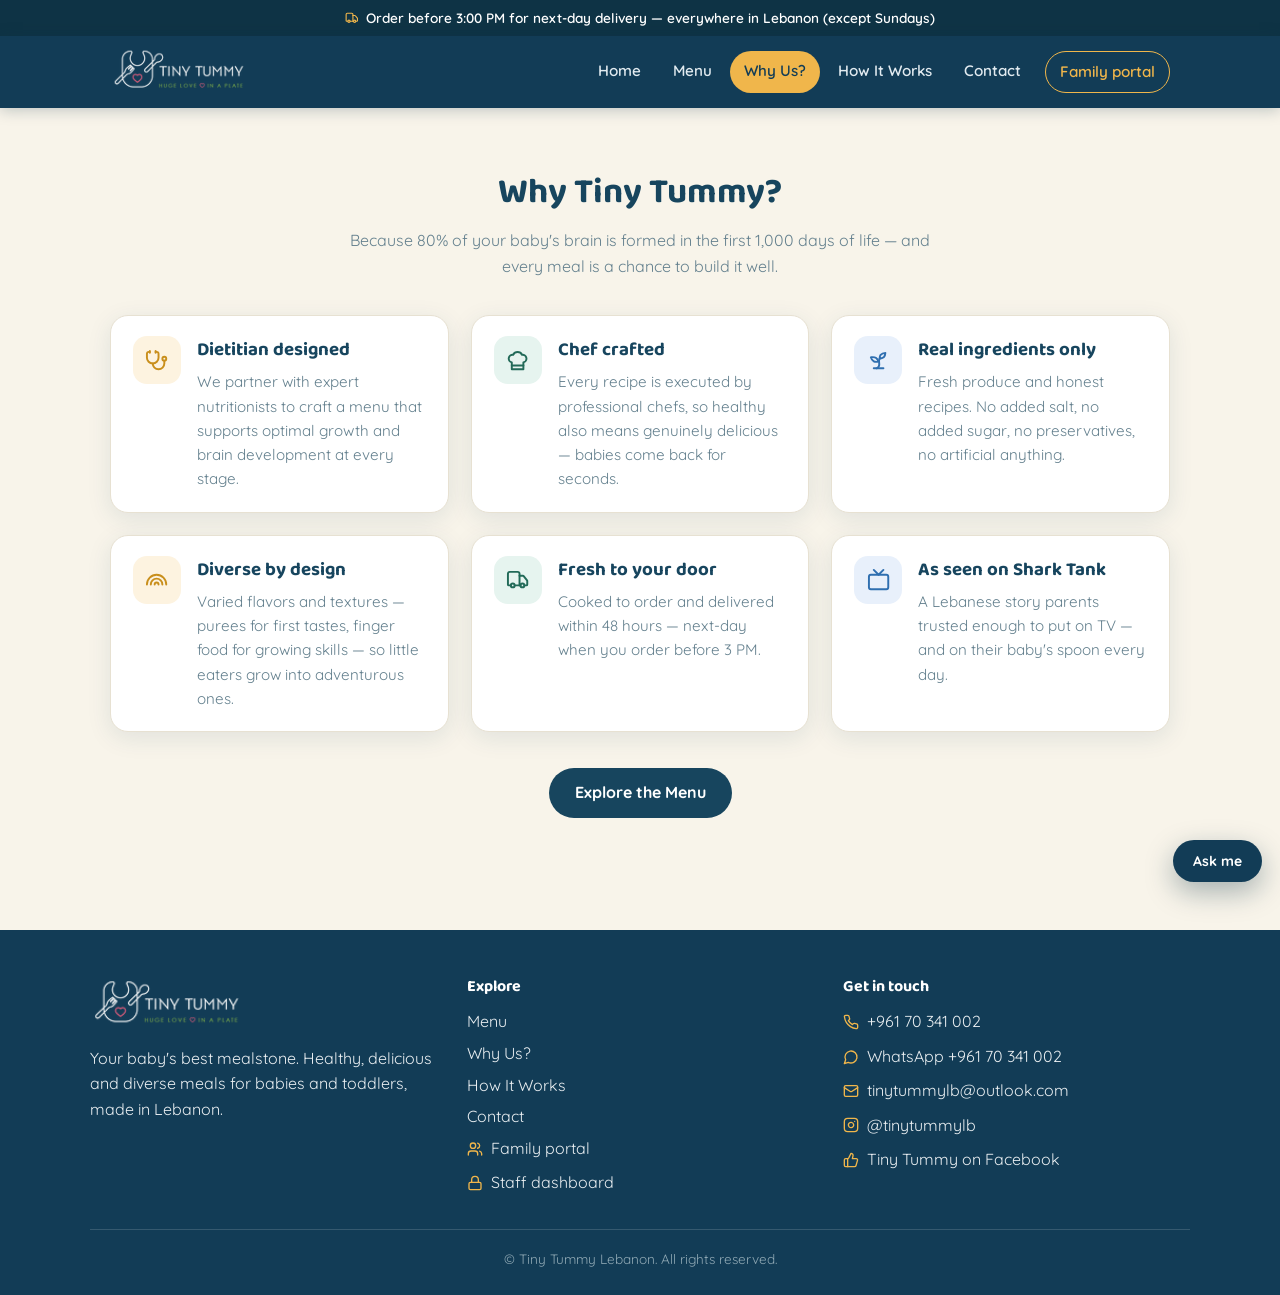
<file: why-us.html>
<!DOCTYPE html>
<html lang="en">
<head>
  <meta charset="UTF-8">
  <meta name="viewport" content="width=device-width, initial-scale=1.0">
  <title>Why Us? — Tiny Tummy</title>
  <meta name="description" content="Why parents choose Tiny Tummy: dietitian-designed, chef-crafted baby meals built for the first 1,000 days.">
  <link rel="preconnect" href="https://fonts.googleapis.com">
  <link href="https://fonts.googleapis.com/css2?family=Baloo+2:wght@600;700&family=Quicksand:wght@500;600;700&display=swap" rel="stylesheet">
  <link rel="stylesheet" href="css/style.css">
  <link rel="icon" type="image/png" href="images/tt-logo-mark.png">
</head>
<body>

<div class="bar">🚚 Order before 3:00 PM for next-day delivery — everywhere in Lebanon (except Sundays)</div>

<header class="site">
  <div class="nav">
    <a class="logo" href="index.html" aria-label="Tiny Tummy — home"><img src="images/tt-logo.png" alt="Tiny Tummy — huge love in a plate" width="169" height="59"></a>
    <button class="nav-toggle" onclick="ttNavToggle()" aria-label="Menu">☰</button>
    <nav class="links">
      <a href="index.html">Home</a>
      <a href="products.html">Menu</a>
      <a href="why-us.html" class="active">Why Us?</a>
      <a href="how-it-works.html">How It Works</a>
      <a href="contact.html">Contact</a>
      <a href="portal.html" class="nav-portal">Family portal</a>
    </nav>
  </div>
</header>

<section class="block">
  <div class="wrap">
    <div class="section-head">
      <h2>Why Tiny Tummy?</h2>
      <p>Because 80% of your baby's brain is formed in the first 1,000 days of life — and every meal is a chance to build it well.</p>
    </div>

    <div class="grid cols-3">
      <div class="feature">
        <div class="icon">👩‍⚕️</div>
        <div>
          <h3>Dietitian designed</h3>
          <p>We partner with expert nutritionists to craft a menu that supports optimal growth and brain development at every stage.</p>
        </div>
      </div>
      <div class="feature">
        <div class="icon">👨‍🍳</div>
        <div>
          <h3>Chef crafted</h3>
          <p>Every recipe is executed by professional chefs, so healthy also means genuinely delicious — babies come back for seconds.</p>
        </div>
      </div>
      <div class="feature">
        <div class="icon">🥕</div>
        <div>
          <h3>Real ingredients only</h3>
          <p>Fresh produce and honest recipes. No added salt, no added sugar, no preservatives, no artificial anything.</p>
        </div>
      </div>
      <div class="feature">
        <div class="icon">🌈</div>
        <div>
          <h3>Diverse by design</h3>
          <p>Varied flavors and textures — purees for first tastes, finger food for growing skills — so little eaters grow into adventurous ones.</p>
        </div>
      </div>
      <div class="feature">
        <div class="icon">🚚</div>
        <div>
          <h3>Fresh to your door</h3>
          <p>Cooked to order and delivered within 48 hours — next-day when you order before 3 PM.</p>
        </div>
      </div>
      <div class="feature">
        <div class="icon">🦈</div>
        <div>
          <h3>As seen on Shark Tank</h3>
          <p>A Lebanese story parents trusted enough to put on TV — and on their baby's spoon every day.</p>
        </div>
      </div>
    </div>

    <p style="text-align:center;margin-top:36px">
      <a class="btn btn-primary" href="products.html">Explore the Menu</a>
    </p>
  </div>
</section>

<footer class="site">
  <div class="foot">
    <div>
      <img class="foot-logo" src="images/tt-logo.png" alt="Tiny Tummy — huge love in a plate" width="169" height="59">
      <p>Your baby's best mealstone. Healthy, delicious and diverse meals for babies and toddlers, made in Lebanon.</p>
    </div>
    <div>
      <h4>Explore</h4>
      <ul>
        <li><a href="products.html">Menu</a></li>
        <li><a href="why-us.html">Why Us?</a></li>
        <li><a href="how-it-works.html">How It Works</a></li>
        <li><a href="contact.html">Contact</a></li>
        <li><a href="portal.html">👨‍👩‍👧 Family portal</a></li>
        <li><a href="dashboard.html">🔐 Staff dashboard</a></li>
      </ul>
    </div>
    <div>
      <h4>Get in touch</h4>
      <ul>
        <li><a href="tel:+96170341002">📞 +961 70 341 002</a></li>
        <li><a href="https://wa.me/96170341002" target="_blank" rel="noopener">💬 WhatsApp +961 70 341 002</a></li>
        <li><a href="mailto:tinytummylb@outlook.com">✉️ tinytummylb@outlook.com</a></li>
        <li><a href="https://www.instagram.com/tinytummylb/" target="_blank" rel="noopener">📷 @tinytummylb</a></li>
        <li><a href="https://www.facebook.com/tinytummylb/" target="_blank" rel="noopener">👍 Tiny Tummy on Facebook</a></li>
      </ul>
    </div>
  </div>
  <div class="copyright">© Tiny Tummy Lebanon. All rights reserved.</div>
</footer>

<script src="js/products-data.js"></script>
<script src="js/icons.js"></script>
<script src="js/site.js"></script>
<script src="js/help.js"></script>
</body>
</html>
</file>
<file: css/style.css>
/* Tiny Tummy — shared styles */
:root {
  /* Tiny Tummy brand palette — deep navy, warm cream, gold (tinytummylb.com) */
  --cream: #f8f4ea;
  --paper: #ffffff;
  --ink: #17455e;
  --soft: #64808e;
  --carrot: #17455e;       /* primary = brand navy */
  --carrot-dark: #0e3345;
  --gold: #f0b64b;
  --pea: #0e3345;          /* announcement bar: deep navy above the logo-navy header */
  --brand: #123c56;        /* logo background navy: header, footer */
  --pea-dark: #226a58;
  --berry: #d95d76;
  --sky: #7fb4d9;
  --line: #e7e1d2;
  --radius: 18px;
  --shadow: 0 6px 24px rgba(23, 69, 94, .10);
}

* { margin: 0; padding: 0; box-sizing: border-box; }

body {
  font-family: 'Quicksand', 'Segoe UI', system-ui, sans-serif;
  background: var(--cream);
  color: var(--ink);
  line-height: 1.6;
}

h1, h2, h3, .logo { font-family: 'Baloo 2', 'Quicksand', sans-serif; }

img { max-width: 100%; display: block; }
a { color: inherit; }

.wrap { max-width: 1100px; margin: 0 auto; padding: 0 20px; }

/* ── Announcement bar ─────────────────────────── */
.bar {
  background: var(--pea);
  color: #fff;
  text-align: center;
  font-size: .85rem;
  font-weight: 600;
  padding: 7px 14px;
}

/* ── Header ───────────────────────────────────── */
header.site {
  background: var(--paper);
  border-bottom: 1px solid var(--line);
  position: sticky;
  top: 0;
  z-index: 50;
}
.nav {
  display: flex;
  align-items: center;
  justify-content: space-between;
  gap: 16px;
  padding: 12px 20px;
  max-width: 1100px;
  margin: 0 auto;
}
.logo {
  font-size: 1.5rem;
  font-weight: 700;
  color: var(--carrot);
  text-decoration: none;
  display: flex;
  align-items: center;
  gap: 8px;
  white-space: nowrap;
}
.logo small { font-size: .65rem; color: var(--soft); font-weight: 600; letter-spacing: .08em; }
nav.links { display: flex; gap: 4px; flex-wrap: wrap; }
nav.links a {
  text-decoration: none;
  font-weight: 600;
  font-size: .95rem;
  padding: 8px 14px;
  border-radius: 999px;
  color: var(--ink);
}
nav.links a:hover { background: var(--cream); color: var(--carrot-dark); }
nav.links a.active { background: var(--carrot); color: #fff; }
.nav-toggle { display: none; background: none; border: none; font-size: 1.6rem; cursor: pointer; color: var(--ink); }

@media (max-width: 760px) {
  .nav-toggle { display: block; }
  nav.links {
    display: none;
    position: absolute;
    top: 100%; left: 0; right: 0;
    background: var(--paper);
    border-bottom: 1px solid var(--line);
    flex-direction: column;
    padding: 10px 16px 16px;
  }
  nav.links.open { display: flex; }
}

/* ── Hero ─────────────────────────────────────── */
.hero {
  background: linear-gradient(135deg, #fdf2d9 0%, var(--cream) 55%, #e3edf2 100%);
  padding: 64px 20px;
}
.hero-inner {
  max-width: 1100px;
  margin: 0 auto;
  display: grid;
  grid-template-columns: 1.1fr .9fr;
  gap: 40px;
  align-items: center;
}
@media (max-width: 820px) { .hero-inner { grid-template-columns: 1fr; } }
.hero h1 { font-size: clamp(2rem, 5vw, 3.2rem); line-height: 1.15; margin-bottom: 14px; }
.hero h1 em { font-style: normal; color: var(--carrot); }
.hero p.lead { font-size: 1.1rem; color: var(--soft); margin-bottom: 24px; max-width: 46ch; }
.hero-badges { display: flex; gap: 10px; flex-wrap: wrap; margin-bottom: 26px; }
.badge {
  background: var(--paper);
  border: 1px solid var(--line);
  border-radius: 999px;
  padding: 6px 14px;
  font-size: .85rem;
  font-weight: 700;
  box-shadow: var(--shadow);
}
.hero-photo {
  border-radius: 24px;
  overflow: hidden;
  box-shadow: var(--shadow);
  aspect-ratio: 4/3;
  background: #fff;
}
.hero-photo img { width: 100%; height: 100%; object-fit: cover; }

/* ── Buttons ──────────────────────────────────── */
.btn {
  display: inline-block;
  text-decoration: none;
  font-weight: 700;
  border-radius: 999px;
  padding: 12px 26px;
  border: none;
  cursor: pointer;
  font-family: inherit;
  font-size: 1rem;
  transition: transform .12s ease, box-shadow .12s ease;
}
.btn:hover { transform: translateY(-2px); box-shadow: var(--shadow); }
.btn-primary { background: var(--carrot); color: #fff; }
.btn-outline { background: transparent; color: var(--carrot-dark); border: 2px solid var(--carrot); }
.btn-wa { background: #25d366; color: #fff; }
.btn-sm { padding: 8px 16px; font-size: .9rem; }

/* ── Sections ─────────────────────────────────── */
section.block { padding: 56px 0; }
section.block.alt { background: var(--paper); }
.section-head { text-align: center; max-width: 60ch; margin: 0 auto 36px; }
.section-head h2 { font-size: clamp(1.5rem, 3.5vw, 2.2rem); margin-bottom: 8px; }
.section-head p { color: var(--soft); }

/* ── Cards / grids ────────────────────────────── */
.grid { display: grid; gap: 22px; }
.grid.cols-3 { grid-template-columns: repeat(auto-fit, minmax(min(290px, 100%), 1fr)); }
.grid.cols-4 { grid-template-columns: repeat(auto-fill, minmax(230px, 1fr)); }

.card {
  background: var(--paper);
  border: 1px solid var(--line);
  border-radius: var(--radius);
  overflow: hidden;
  box-shadow: var(--shadow);
  display: flex;
  flex-direction: column;
}
.card .photo { aspect-ratio: 1/1; background: var(--cream); overflow: hidden; }
.card .photo img { width: 100%; height: 100%; object-fit: cover; }
.card .body { padding: 16px 18px 18px; display: flex; flex-direction: column; gap: 8px; flex: 1; }
.card h3 { font-size: 1.1rem; }
.card .meta { display: flex; justify-content: space-between; align-items: center; gap: 8px; }
.tag {
  font-size: .75rem;
  font-weight: 700;
  background: #eef5e6;
  color: var(--pea-dark);
  border-radius: 999px;
  padding: 3px 10px;
  white-space: nowrap;
}
.price { font-weight: 700; color: var(--carrot-dark); }
.card p.desc { font-size: .9rem; color: var(--soft); flex: 1; }
.card .actions { display: flex; gap: 8px; margin-top: 4px; }

/* Category tiles */
.cat-tile {
  position: relative;
  border-radius: var(--radius);
  overflow: hidden;
  min-height: 200px;
  display: flex;
  align-items: flex-end;
  text-decoration: none;
  box-shadow: var(--shadow);
}
.cat-tile .photo { position: absolute; inset: 0; }
.cat-tile .photo img { width: 100%; height: 100%; object-fit: cover; }
.cat-tile .label {
  position: relative;
  width: 100%;
  padding: 14px 18px;
  background: linear-gradient(transparent, rgba(0,0,0,.55));
  color: #fff;
  font-weight: 700;
  font-size: 1.15rem;
  font-family: 'Baloo 2', sans-serif;
}
.cat-tile .label small { display: block; font-size: .8rem; font-weight: 600; opacity: .9; }

/* Steps */
.step { text-align: center; padding: 24px 18px; }
.step .num {
  width: 54px; height: 54px;
  margin: 0 auto 12px;
  border-radius: 50%;
  background: var(--carrot);
  color: #fff;
  font-family: 'Baloo 2', sans-serif;
  font-size: 1.5rem;
  font-weight: 700;
  display: flex; align-items: center; justify-content: center;
}
.step h3 { margin-bottom: 6px; }
.step p { color: var(--soft); font-size: .95rem; }

/* Feature rows (why us) */
.feature {
  display: flex;
  gap: 16px;
  align-items: flex-start;
  background: var(--paper);
  border: 1px solid var(--line);
  border-radius: var(--radius);
  padding: 20px 22px;
  box-shadow: var(--shadow);
}
.feature .icon { font-size: 1.8rem; }
.feature h3 { margin-bottom: 4px; }
.feature p { color: var(--soft); font-size: .95rem; }

/* Filter pills */
.filters { display: flex; gap: 8px; flex-wrap: wrap; justify-content: center; margin-bottom: 30px; }
.filters button {
  font-family: inherit;
  font-weight: 700;
  font-size: .9rem;
  padding: 8px 18px;
  border-radius: 999px;
  border: 2px solid var(--carrot);
  background: transparent;
  color: var(--carrot-dark);
  cursor: pointer;
}
.filters button.active { background: var(--carrot); color: #fff; }

/* Forms */
.form { display: grid; gap: 14px; max-width: 520px; }
.form label { font-weight: 700; font-size: .9rem; display: grid; gap: 6px; }
.form input, .form textarea, .form select {
  font-family: inherit;
  font-size: 1rem;
  padding: 11px 14px;
  border-radius: 12px;
  border: 1.5px solid var(--line);
  background: var(--paper);
  color: var(--ink);
}
.form input:focus, .form textarea:focus { outline: 2px solid var(--carrot); border-color: var(--carrot); }

.note {
  background: #fdf3e3;
  border: 1px solid #f3ddb5;
  border-radius: 12px;
  padding: 12px 16px;
  font-size: .9rem;
  color: #7a5c2e;
}

/* ── Footer ───────────────────────────────────── */
footer.site {
  background: var(--ink);
  color: #e9eef1;
  padding: 44px 20px 26px;
  margin-top: 56px;
}
.foot {
  max-width: 1100px;
  margin: 0 auto;
  display: grid;
  grid-template-columns: repeat(auto-fit, minmax(220px, 1fr));
  gap: 30px;
}
.foot h4 { font-family: 'Baloo 2', sans-serif; color: #fff; margin-bottom: 10px; }
.foot a { color: #e9eef1; text-decoration: none; }
.foot a:hover { color: var(--gold); }
.foot ul { list-style: none; display: grid; gap: 6px; }
.copyright {
  max-width: 1100px;
  margin: 30px auto 0;
  padding-top: 18px;
  border-top: 1px solid rgba(255,255,255,.15);
  font-size: .85rem;
  color: #8fa8b4;
  text-align: center;
}


/* ══ Brand refresh: logo header, line icons, dashboard-matched components ══ */
html, body { overflow-x: hidden; }
.i { width: 1em; height: 1em; fill: none; stroke: currentColor; stroke-width: 2; stroke-linecap: round; stroke-linejoin: round; vertical-align: -.14em; flex-shrink: 0; }
.bar .i { color: var(--gold); margin-right: 4px; }

header.site { background: var(--brand); border-bottom: none; box-shadow: 0 2px 14px rgba(14,51,69,.25); }
.nav { padding: 6px 20px; }
.logo { padding: 2px 0; }
.logo img { height: 56px; width: auto; display: block; }
nav.links a { color: #e2ebf0; }
nav.links a:hover { background: rgba(255,255,255,.09); color: #fff; }
nav.links a.active { background: var(--gold); color: var(--brand); }
.nav-toggle { color: #fff; display: none; align-items: center; }
@media (max-width: 760px) {
  .nav-toggle { display: flex; }
  nav.links { background: var(--brand); border-bottom: none; box-shadow: 0 10px 20px rgba(14,51,69,.3); }
  .logo img { height: 48px; }
}

.btn { display: inline-flex; align-items: center; justify-content: center; gap: 8px; }
.hero .btn { margin: 0 6px 8px 0; }
.badge { display: inline-flex; align-items: center; gap: 7px; }
.badge .i { color: var(--gold-dark, #c98f1c); font-size: 1.05rem; }
.cat-tile .label { display: block; }
.cat-tile .label .i { color: var(--gold); margin-right: 4px; }
.cat-tile { transition: transform .15s ease, box-shadow .15s ease; }
.cat-tile:hover { transform: translateY(-3px); box-shadow: 0 14px 30px rgba(23,69,94,.18); }
.card { transition: transform .15s ease, box-shadow .15s ease; }
.card:hover { transform: translateY(-3px); box-shadow: 0 14px 30px rgba(23,69,94,.16); }
.tag { background: #e6f4ef; color: #226a58; }

.feature { transition: transform .15s ease, box-shadow .15s ease; }
.feature:hover { transform: translateY(-3px); box-shadow: 0 14px 30px rgba(23,69,94,.14); }
.feature .icon { width: 48px; height: 48px; border-radius: 14px; display: grid; place-items: center; background: #fdf3e0; color: #c98f1c; font-size: 1.45rem; flex-shrink: 0; }
.feature:nth-child(3n+2) .icon { background: #e6f4ef; color: #226a58; }
.feature:nth-child(3n) .icon { background: #e8f0fb; color: #2f6fb0; }

.step .num { box-shadow: 0 0 0 6px #fdf3e0; }

.filters { display: flex; width: fit-content; max-width: 100%; flex-wrap: wrap; justify-content: center; background: #ece6d6; border-radius: 999px; padding: 5px; gap: 3px; margin: 0 auto 30px; }
.filters button { border: none; background: transparent; color: var(--soft); padding: 8px 18px; display: inline-flex; align-items: center; gap: 6px; }
.filters button:hover { color: var(--ink); }
.filters button.active { background: var(--paper); color: var(--ink); box-shadow: 0 2px 8px rgba(23,69,94,.14); }

.note { display: flex; gap: 10px; align-items: center; justify-content: center; }
.note .i { color: #c98f1c; font-size: 1.2rem; }

footer.site { background: var(--brand); }
.foot-logo { height: 62px; width: auto; margin-bottom: 10px; }
.foot a { display: inline-flex; align-items: center; gap: 8px; }
.foot a .i { color: var(--gold); }

nav.links a.nav-portal { border:1.5px solid var(--gold); color:var(--gold); margin-left:6px; }
nav.links a.nav-portal:hover { background:var(--gold); color:var(--brand); }
@media (max-width:760px){ nav.links a.nav-portal { margin-left:0; text-align:center; } }

/* Homepage: Family portal promotion */
.btn-gold { background: var(--gold); color: var(--brand); }
.portal-promo { background: linear-gradient(135deg, #123c56 0%, #17455e 60%, #1d5674 100%); color: #e2ebf0; }
.promo-grid { display: grid; grid-template-columns: 1.1fr .9fr; gap: 44px; align-items: center; }
@media (max-width: 820px) { .promo-grid { grid-template-columns: 1fr; } }
.promo-kicker { display: inline-block; font-size: .75rem; font-weight: 700; letter-spacing: .14em; text-transform: uppercase; color: var(--brand); background: var(--gold); border-radius: 999px; padding: 4px 12px; margin-bottom: 12px; }
.portal-promo h2 { color: #fff; font-size: clamp(1.6rem, 3.6vw, 2.3rem); margin-bottom: 10px; }
.promo-lead { color: #c9d9e2; margin-bottom: 18px; max-width: 54ch; }
.promo-list { list-style: none; display: grid; gap: 10px; margin-bottom: 24px; }
.promo-list li { display: flex; gap: 10px; align-items: flex-start; }
.promo-list li > .i { color: var(--gold); font-size: 1.15rem; margin-top: 2px; }
.promo-list b { color: #fff; }
.portal-promo .btn-outline { color: #fff; border-color: rgba(255,255,255,.6); }
.portal-promo .btn-primary { background: var(--gold); color: var(--brand); }
.promo-card { background: #fff; color: var(--ink); border-radius: 22px; padding: 20px; box-shadow: 0 24px 60px rgba(0,0,0,.3); display: grid; gap: 12px; transform: rotate(-1.5deg); }
.pc-top { display: flex; align-items: center; gap: 12px; }
.pc-top b { display: block; font-family: 'Baloo 2', sans-serif; font-size: 1.2rem; }
.pc-top small { color: #226a58; font-weight: 700; }
.pc-av { width: 48px; height: 48px; border-radius: 50%; background: #fde8ee; color: #d95d76; display: grid; place-items: center; font-family: 'Baloo 2', sans-serif; font-weight: 700; font-size: 1.2rem; }
.pc-chip { margin-left: auto; font-size: .72rem; font-weight: 700; background: #e6f4ef; color: #226a58; border-radius: 999px; padding: 3px 10px; }
.pc-bravo { background: linear-gradient(120deg, #e6f4ef, #fff8e7); border: 1px solid #bfe0d4; border-radius: 14px; padding: 12px 14px; }
.pc-bravo b { display: block; } .pc-bravo small { color: var(--soft); }
.pc-row { display: flex; justify-content: space-between; border-bottom: 1px solid var(--line); padding: 6px 2px; font-size: .9rem; }
.pc-row span { color: var(--soft); }
.pc-rem { background: #fff8e6; border: 1px solid #f3dca6; border-radius: 12px; padding: 10px 12px; font-weight: 700; font-size: .88rem; }
.pc-rem .i { color: #c98f1c; }
</file>
